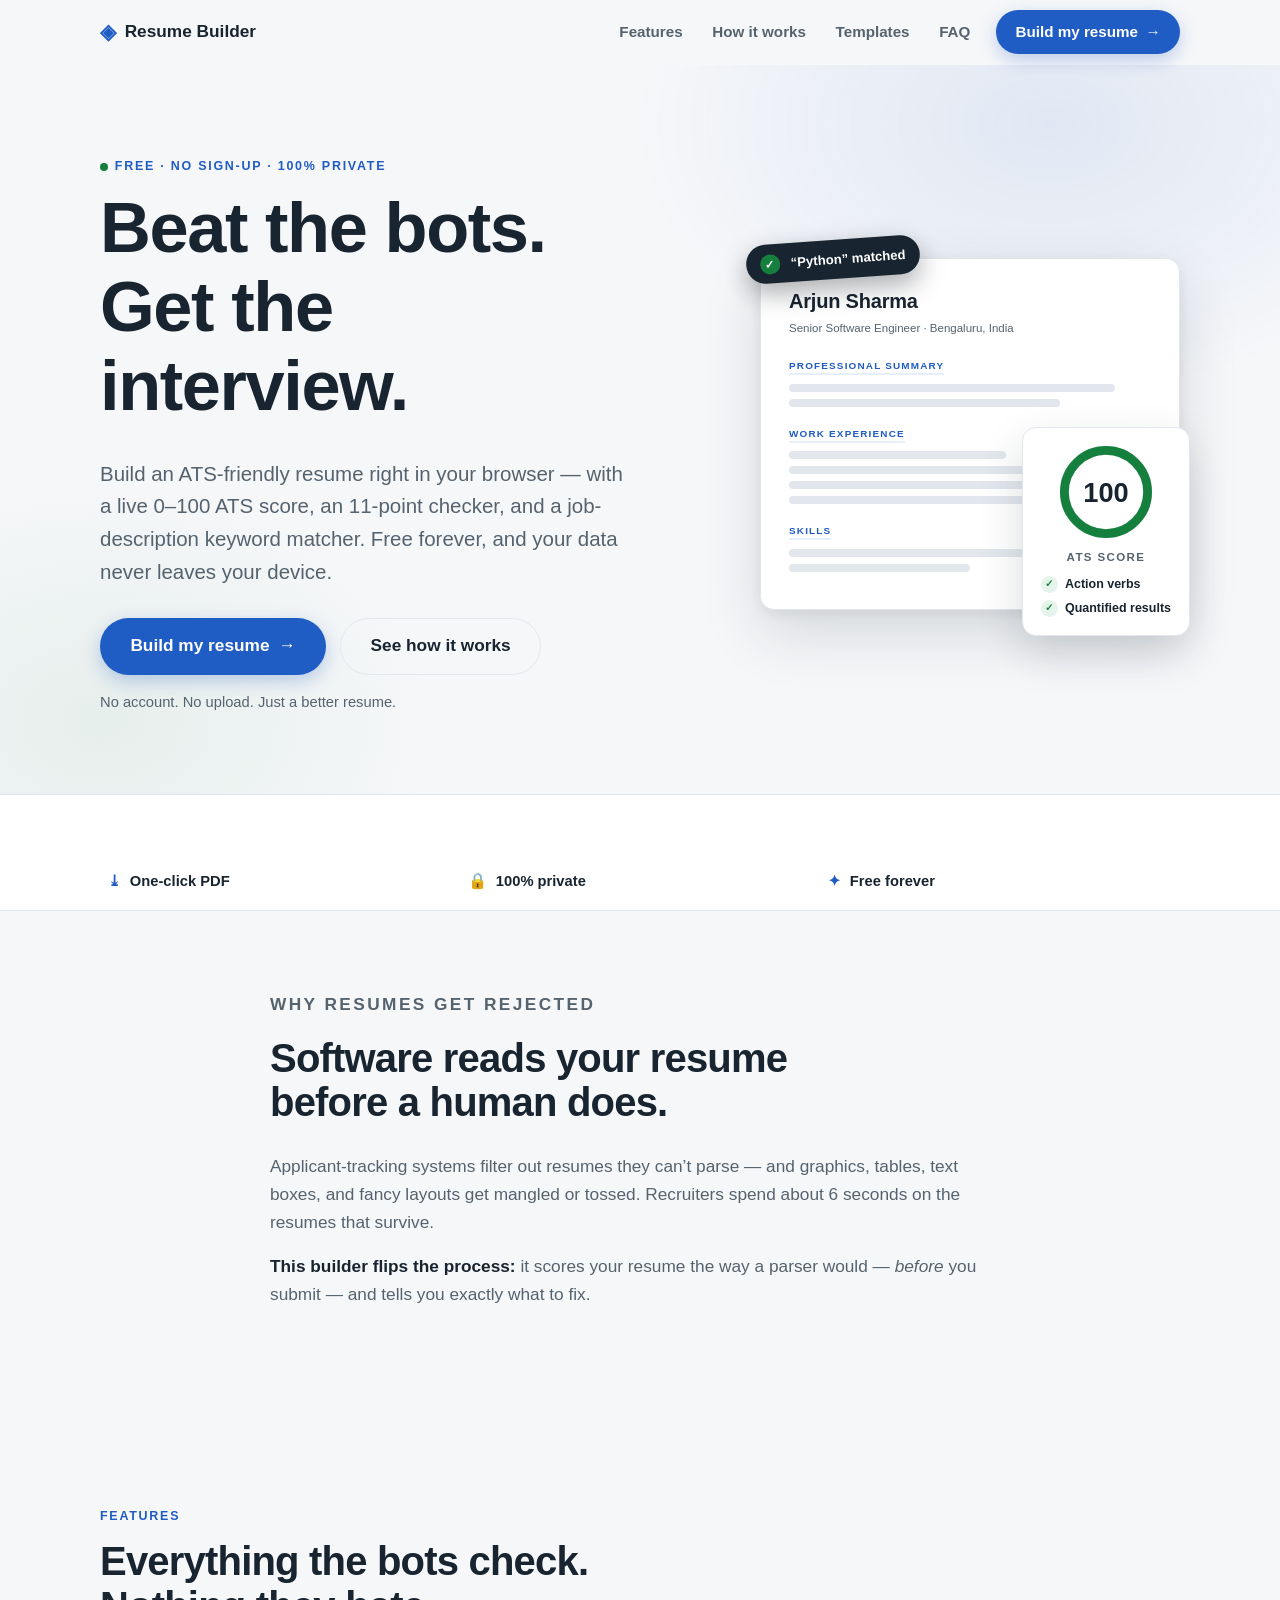
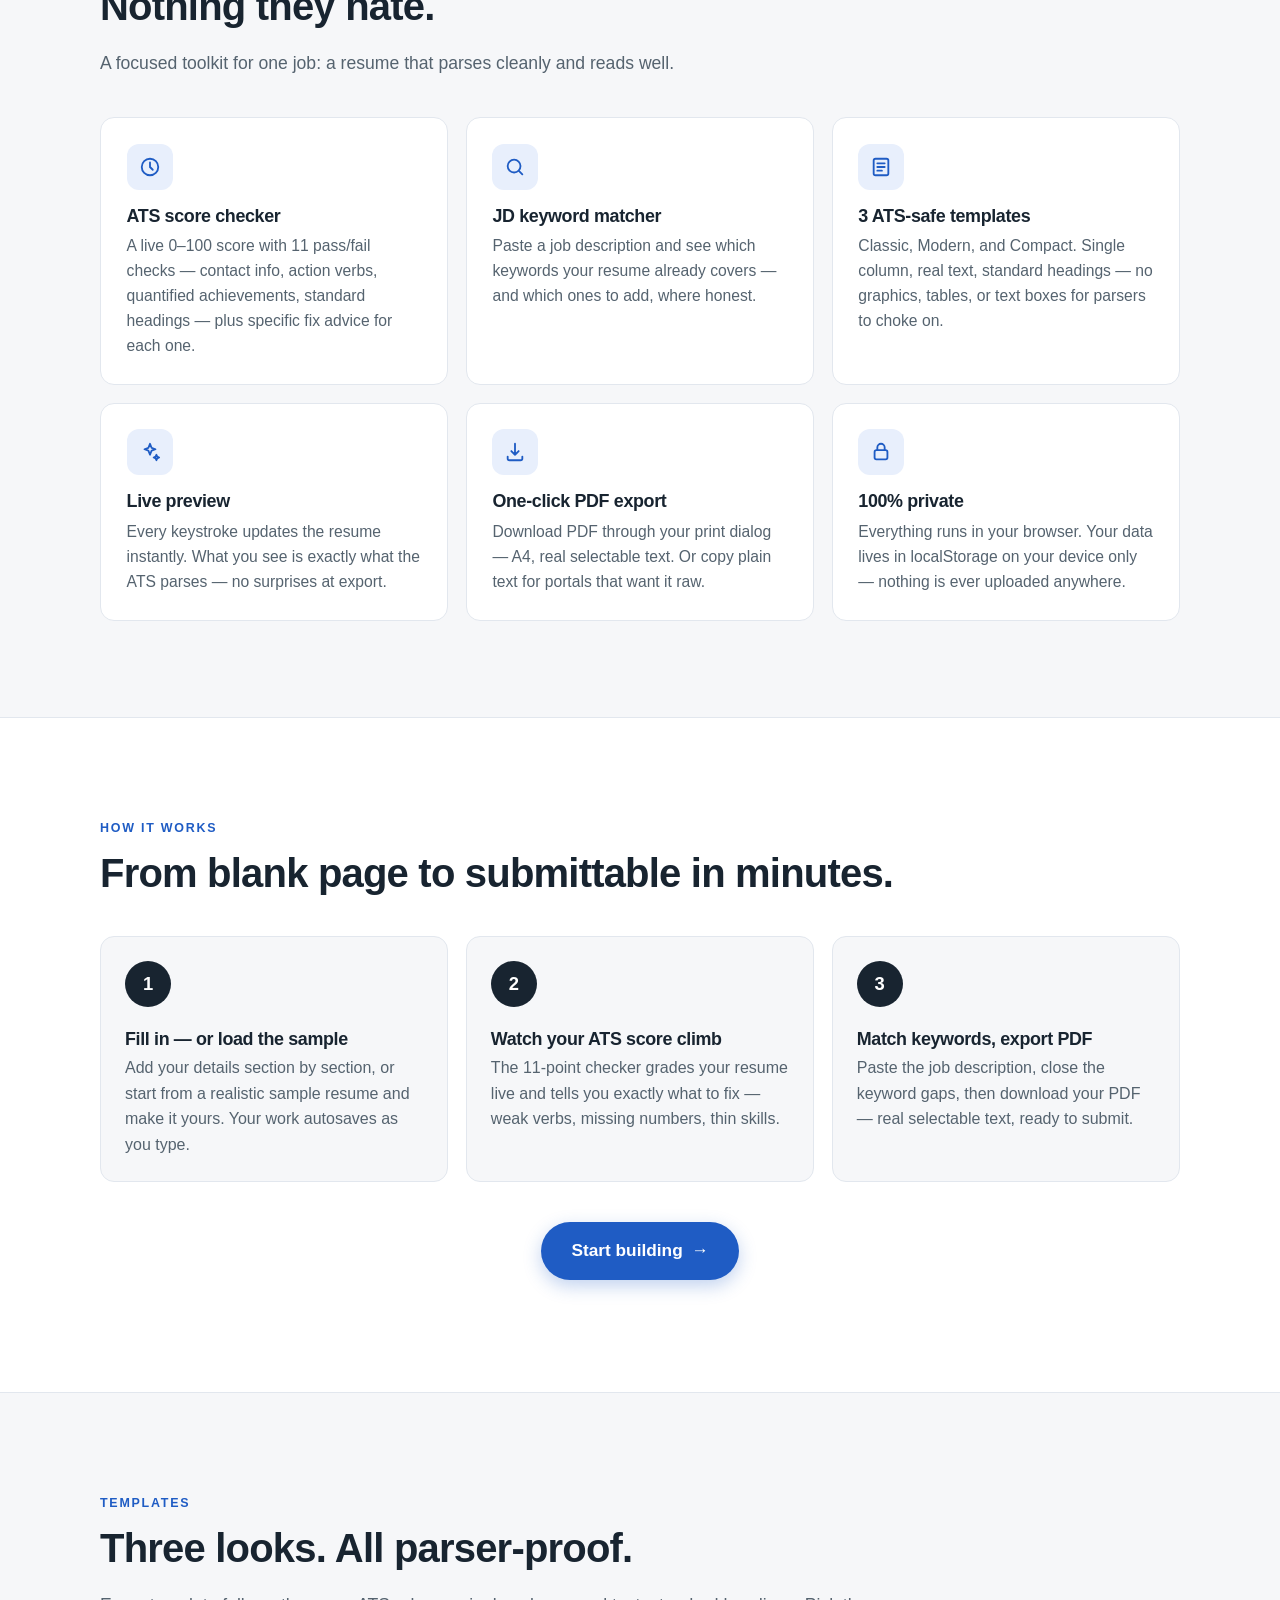
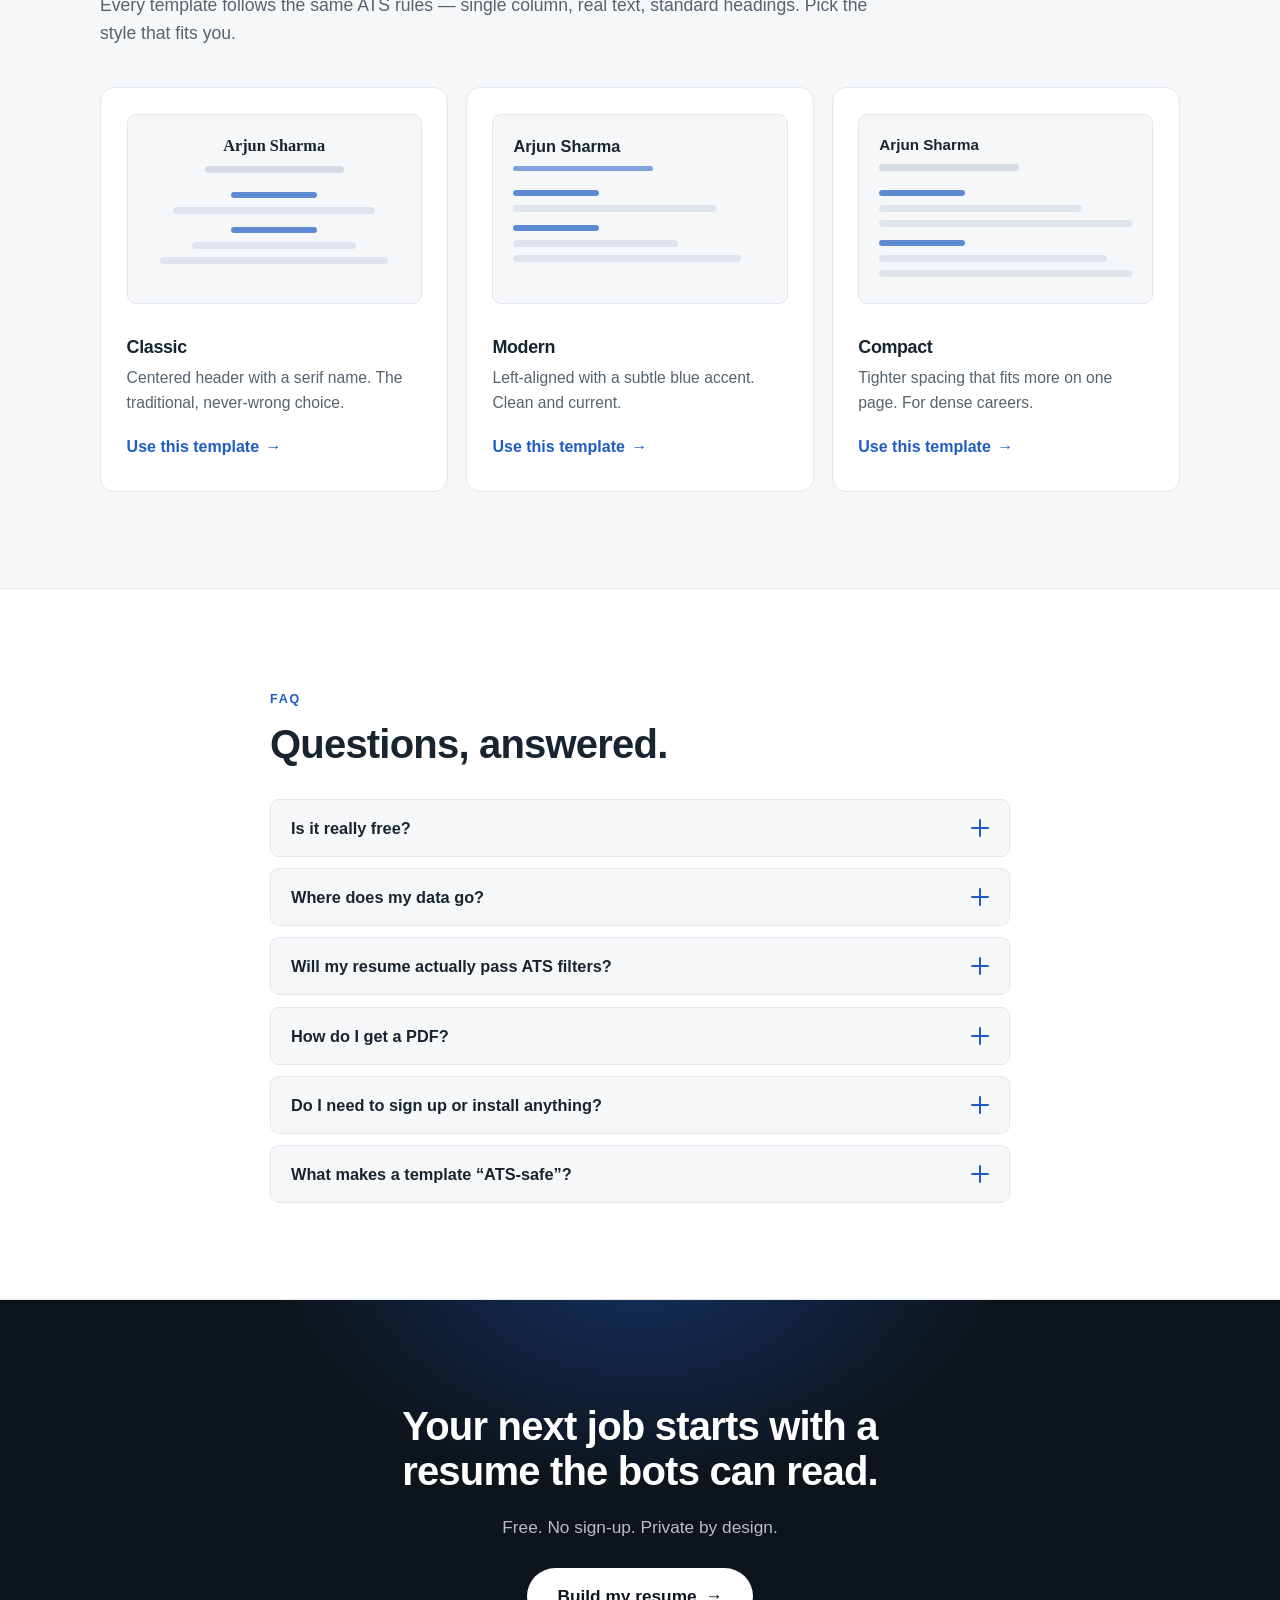
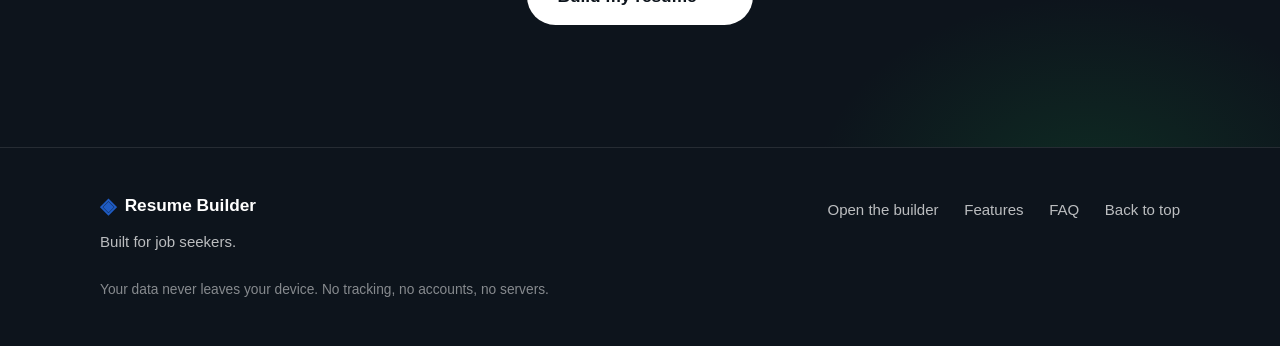
<file: index.html>
<!DOCTYPE html>
<html lang="en">
<head>
<meta charset="UTF-8">
<meta name="viewport" content="width=device-width, initial-scale=1.0, viewport-fit=cover">
<title>Resume Builder — Free ATS-Friendly Resume Builder (100% Private)</title>
<meta name="description" content="Build an ATS-friendly resume in your browser. Live 0–100 ATS score checker, job-description keyword matcher, 3 ATS-safe templates, one-click PDF. Free forever, no sign-up — your data never leaves your device.">
<meta name="theme-color" content="#f6f7f9">
<link rel="stylesheet" href="landing.css">
<noscript><style>
  .hero-anim, .reveal { opacity: 1 !important; transform: none !important; animation: none !important; }
  .mock-chip, .mock-gauge { animation: none !important; }
</style></noscript>
</head>
<body>

<a class="skip-link" href="#main">Skip to main content</a>

<!-- ============ NAV ============ -->
<header class="nav" id="top">
  <div class="nav-inner">
    <a class="brand" href="#top" translate="no"><span class="brand-mark" aria-hidden="true">◈</span><span>Resume Builder</span></a>
    <nav class="nav-links" aria-label="Primary">
      <a href="#features">Features</a>
      <a href="#how">How it works</a>
      <a href="#templates">Templates</a>
      <a href="#faq">FAQ</a>
    </nav>
    <a class="btn btn-primary nav-cta" href="builder.html">Build my resume <span aria-hidden="true">→</span></a>
  </div>
</header>

<main id="main">

  <!-- ============ HERO ============ -->
  <section class="hero" aria-labelledby="hero-h">
    <div class="hero-inner">
      <div class="hero-copy">
        <p class="eyebrow hero-anim"><span class="eyebrow-dot" aria-hidden="true"></span>Free&nbsp;·&nbsp;No sign-up&nbsp;·&nbsp;100% private</p>
        <h1 id="hero-h" class="hero-anim">Beat the bots.<br>Get the interview.</h1>
        <p class="lede hero-anim">Build an ATS-friendly resume right in your browser — with a live 0–100 ATS score, an 11-point checker, and a job-description keyword matcher. Free forever, and your data never leaves your device.</p>
        <div class="hero-ctas hero-anim">
          <a class="btn btn-primary btn-lg" href="builder.html">Build my resume <span aria-hidden="true">→</span></a>
          <a class="btn btn-ghost btn-lg" href="#how">See how it works</a>
        </div>
        <p class="hero-note hero-anim">No account. No upload. Just a better resume.</p>
      </div>

      <div class="hero-visual hero-anim" role="img" aria-label="Stylized preview of the resume builder: a resume draft beside an ATS score gauge reading 100 out of 100">
        <div class="mock">
          <div class="mock-paper" aria-hidden="true">
            <div class="mp-name">Arjun Sharma</div>
            <div class="mp-contact">Senior Software Engineer · Bengaluru, India</div>
            <div class="mp-sec"><span>Professional Summary</span></div>
            <div class="mp-line w90"></div>
            <div class="mp-line w75"></div>
            <div class="mp-sec"><span>Work Experience</span></div>
            <div class="mp-line w60"></div>
            <div class="mp-line w95"></div>
            <div class="mp-line w80"></div>
            <div class="mp-line w65"></div>
            <div class="mp-sec"><span>Skills</span></div>
            <div class="mp-line w85"></div>
            <div class="mp-line w50"></div>
          </div>
          <div class="mock-chip" aria-hidden="true"><span class="chip-tick">✓</span> “Python” matched</div>
          <div class="mock-gauge" aria-hidden="true">
            <div class="gauge-ring">
              <svg viewBox="0 0 120 120" width="96" height="96">
                <circle class="g-track" cx="60" cy="60" r="52"></circle>
                <circle class="g-fill" id="hero-gauge-fill" cx="60" cy="60" r="52"></circle>
              </svg>
              <div class="g-num"><span id="hero-score">100</span></div>
            </div>
            <p class="g-label">ATS Score</p>
            <ul class="g-checks">
              <li><span class="g-tick">✓</span>Action verbs</li>
              <li><span class="g-tick">✓</span>Quantified results</li>
            </ul>
          </div>
        </div>
      </div>
    </div>
  </section>

  <!-- ============ TRUST STRIP ============ -->
  <section class="trust" aria-label="Highlights">
    <ul class="trust-list">
      <li class="reveal"><span class="t-ico" aria-hidden="true">◈</span>3 ATS-safe templates</li>
      <li class="reveal"><span class="t-ico" aria-hidden="true">◎</span>11-point ATS checker</li>
      <li class="reveal"><span class="t-ico" aria-hidden="true">⌕</span>JD keyword matcher</li>
      <li class="reveal"><span class="t-ico" aria-hidden="true">⤓</span>One-click PDF</li>
      <li class="reveal"><span class="t-ico" aria-hidden="true">🔒</span>100% private</li>
      <li class="reveal"><span class="t-ico" aria-hidden="true">✦</span>Free forever</li>
    </ul>
  </section>

  <!-- ============ PROBLEM → SOLUTION ============ -->
  <section class="problem">
    <div class="wrap">
      <p class="eyebrow reveal">Why resumes get rejected</p>
      <h2 class="reveal">Software reads your resume before a human does.</h2>
      <p class="reveal">Applicant-tracking systems filter out resumes they can’t parse — and graphics, tables, text boxes, and fancy layouts get mangled or tossed. Recruiters spend about 6 seconds on the resumes that survive.</p>
      <p class="reveal"><strong>This builder flips the process:</strong> it scores your resume the way a parser would — <em>before</em> you submit — and tells you exactly what to fix.</p>
    </div>
  </section>

  <!-- ============ FEATURES ============ -->
  <section class="section" id="features" aria-labelledby="features-h">
    <div class="wrap">
      <p class="eyebrow reveal">Features</p>
      <h2 id="features-h" class="reveal">Everything the bots check.<br>Nothing they hate.</h2>
      <p class="section-sub reveal">A focused toolkit for one job: a resume that parses cleanly and reads well.</p>

      <div class="feat-grid">
        <article class="card reveal">
          <div class="card-ico" aria-hidden="true"><svg viewBox="0 0 24 24" width="22" height="22" fill="none" stroke="currentColor" stroke-width="2" stroke-linecap="round"><circle cx="12" cy="12" r="9"/><path d="M12 7v5l3 3"/></svg></div>
          <h3>ATS score checker</h3>
          <p>A live 0–100 score with 11 pass/fail checks — contact info, action verbs, quantified achievements, standard headings — plus specific fix advice for each one.</p>
        </article>
        <article class="card reveal">
          <div class="card-ico" aria-hidden="true"><svg viewBox="0 0 24 24" width="22" height="22" fill="none" stroke="currentColor" stroke-width="2" stroke-linecap="round"><circle cx="11" cy="11" r="7"/><path d="M20 20l-3.5-3.5"/></svg></div>
          <h3>JD keyword matcher</h3>
          <p>Paste a job description and see which keywords your resume already covers — and which ones to add, where honest.</p>
        </article>
        <article class="card reveal">
          <div class="card-ico" aria-hidden="true"><svg viewBox="0 0 24 24" width="22" height="22" fill="none" stroke="currentColor" stroke-width="2" stroke-linecap="round" stroke-linejoin="round"><rect x="4" y="3" width="16" height="18" rx="2"/><path d="M8 8h8M8 12h8M8 16h5"/></svg></div>
          <h3>3 ATS-safe templates</h3>
          <p>Classic, Modern, and Compact. Single column, real text, standard headings — no graphics, tables, or text boxes for parsers to choke on.</p>
        </article>
        <article class="card reveal">
          <div class="card-ico" aria-hidden="true"><svg viewBox="0 0 24 24" width="22" height="22" fill="none" stroke="currentColor" stroke-width="2" stroke-linecap="round" stroke-linejoin="round"><path d="M12 3l1.8 4.6L18 9l-4.2 1.4L12 15l-1.8-4.6L6 9l4.2-1.4z"/><path d="M19 15l.9 2.1L22 18l-2.1.9L19 21l-.9-2.1L16 18l2.1-.9z"/></svg></div>
          <h3>Live preview</h3>
          <p>Every keystroke updates the resume instantly. What you see is exactly what the ATS parses — no surprises at export.</p>
        </article>
        <article class="card reveal">
          <div class="card-ico" aria-hidden="true"><svg viewBox="0 0 24 24" width="22" height="22" fill="none" stroke="currentColor" stroke-width="2" stroke-linecap="round" stroke-linejoin="round"><path d="M12 3v12m0 0l-4-4m4 4l4-4"/><path d="M4 17v2a2 2 0 002 2h12a2 2 0 002-2v-2"/></svg></div>
          <h3>One-click PDF export</h3>
          <p>Download PDF through your print dialog — A4, real selectable text. Or copy plain text for portals that want it raw.</p>
        </article>
        <article class="card reveal">
          <div class="card-ico" aria-hidden="true"><svg viewBox="0 0 24 24" width="22" height="22" fill="none" stroke="currentColor" stroke-width="2" stroke-linecap="round" stroke-linejoin="round"><rect x="5" y="10" width="14" height="10" rx="2"/><path d="M8 10V7a4 4 0 018 0v3"/></svg></div>
          <h3>100% private</h3>
          <p>Everything runs in your browser. Your data lives in localStorage on your device only — nothing is ever uploaded anywhere.</p>
        </article>
      </div>
    </div>
  </section>

  <!-- ============ HOW IT WORKS ============ -->
  <section class="section section-alt" id="how" aria-labelledby="how-h">
    <div class="wrap">
      <p class="eyebrow reveal">How it works</p>
      <h2 id="how-h" class="reveal">From blank page to submittable in minutes.</h2>

      <ol class="steps">
        <li class="step reveal">
          <span class="step-num" aria-hidden="true">1</span>
          <div>
            <h3>Fill in — or load the sample</h3>
            <p>Add your details section by section, or start from a realistic sample resume and make it yours. Your work autosaves as you type.</p>
          </div>
        </li>
        <li class="step reveal">
          <span class="step-num" aria-hidden="true">2</span>
          <div>
            <h3>Watch your ATS score climb</h3>
            <p>The 11-point checker grades your resume live and tells you exactly what to fix — weak verbs, missing numbers, thin skills.</p>
          </div>
        </li>
        <li class="step reveal">
          <span class="step-num" aria-hidden="true">3</span>
          <div>
            <h3>Match keywords, export PDF</h3>
            <p>Paste the job description, close the keyword gaps, then download your PDF — real selectable text, ready to submit.</p>
          </div>
        </li>
      </ol>

      <p class="center reveal"><a class="btn btn-primary btn-lg" href="builder.html">Start building <span aria-hidden="true">→</span></a></p>
    </div>
  </section>

  <!-- ============ TEMPLATES ============ -->
  <section class="section" id="templates" aria-labelledby="templates-h">
    <div class="wrap">
      <p class="eyebrow reveal">Templates</p>
      <h2 id="templates-h" class="reveal">Three looks. All parser-proof.</h2>
      <p class="section-sub reveal">Every template follows the same ATS rules — single column, real text, standard headings. Pick the style that fits you.</p>

      <div class="tpl-grid">
        <article class="card tpl reveal">
          <div class="tpl-thumb tpl-classic" aria-hidden="true">
            <span class="tt-name serif">Arjun Sharma</span>
            <span class="tt-sub"></span>
            <span class="tt-h"></span><span class="tt-l w80"></span>
            <span class="tt-h"></span><span class="tt-l w65"></span><span class="tt-l w90"></span>
          </div>
          <h3>Classic</h3>
          <p>Centered header with a serif name. The traditional, never-wrong choice.</p>
          <a class="tpl-link" href="builder.html">Use this template <span aria-hidden="true">→</span></a>
        </article>
        <article class="card tpl reveal">
          <div class="tpl-thumb tpl-modern" aria-hidden="true">
            <span class="tt-name">Arjun Sharma</span>
            <span class="tt-sub accent"></span>
            <span class="tt-h"></span><span class="tt-l w80"></span>
            <span class="tt-h"></span><span class="tt-l w65"></span><span class="tt-l w90"></span>
          </div>
          <h3>Modern</h3>
          <p>Left-aligned with a subtle blue accent. Clean and current.</p>
          <a class="tpl-link" href="builder.html">Use this template <span aria-hidden="true">→</span></a>
        </article>
        <article class="card tpl reveal">
          <div class="tpl-thumb tpl-compact" aria-hidden="true">
            <span class="tt-name sm">Arjun Sharma</span>
            <span class="tt-sub"></span>
            <span class="tt-h"></span><span class="tt-l w80"></span><span class="tt-l w70"></span>
            <span class="tt-h"></span><span class="tt-l w90"></span><span class="tt-l w55"></span>
          </div>
          <h3>Compact</h3>
          <p>Tighter spacing that fits more on one page. For dense careers.</p>
          <a class="tpl-link" href="builder.html">Use this template <span aria-hidden="true">→</span></a>
        </article>
      </div>
    </div>
  </section>

  <!-- ============ FAQ ============ -->
  <section class="section section-alt" id="faq" aria-labelledby="faq-h">
    <div class="wrap wrap-narrow">
      <p class="eyebrow reveal">FAQ</p>
      <h2 id="faq-h" class="reveal">Questions, answered.</h2>

      <div class="faq">
        <div class="faq-item reveal">
          <h3><button class="faq-q" aria-expanded="false" aria-controls="faq-a1" id="faq-q1"><span>Is it really free?</span><span class="faq-icon" aria-hidden="true"></span></button></h3>
          <div class="faq-a" id="faq-a1" role="region" aria-labelledby="faq-q1"><div class="faq-a-inner"><p>Yes — free forever. No sign-up, no paywall, no “pro” tier. It’s a small set of static files that runs entirely in your browser.</p></div></div>
        </div>
        <div class="faq-item reveal">
          <h3><button class="faq-q" aria-expanded="false" aria-controls="faq-a2" id="faq-q2"><span>Where does my data go?</span><span class="faq-icon" aria-hidden="true"></span></button></h3>
          <div class="faq-a" id="faq-a2" role="region" aria-labelledby="faq-q2"><div class="faq-a-inner"><p>Nowhere. Everything is stored in your browser’s localStorage on your own device. Nothing is uploaded to any server — there isn’t one.</p></div></div>
        </div>
        <div class="faq-item reveal">
          <h3><button class="faq-q" aria-expanded="false" aria-controls="faq-a3" id="faq-q3"><span>Will my resume actually pass ATS filters?</span><span class="faq-icon" aria-hidden="true"></span></button></h3>
          <div class="faq-a" id="faq-a3" role="region" aria-labelledby="faq-q3"><div class="faq-a-inner"><p>The builder follows the rules parsers expect: single-column layout, real selectable text, standard headings (Professional Summary, Work Experience, Education…), consistent MM/YYYY dates, no graphics or tables. The 11-point checker scores your content against these rules live. No tool can guarantee a specific employer’s system — but this removes the common formatting reasons resumes get rejected.</p></div></div>
        </div>
        <div class="faq-item reveal">
          <h3><button class="faq-q" aria-expanded="false" aria-controls="faq-a4" id="faq-q4"><span>How do I get a PDF?</span><span class="faq-icon" aria-hidden="true"></span></button></h3>
          <div class="faq-a" id="faq-a4" role="region" aria-labelledby="faq-q4"><div class="faq-a-inner"><p>Click <strong>Download PDF</strong> — your print dialog opens — choose “Save as PDF”, A4, default margins. The PDF is generated from the same live text, so it’s real selectable text: exactly what ATS parsers read.</p></div></div>
        </div>
        <div class="faq-item reveal">
          <h3><button class="faq-q" aria-expanded="false" aria-controls="faq-a5" id="faq-q5"><span>Do I need to sign up or install anything?</span><span class="faq-icon" aria-hidden="true"></span></button></h3>
          <div class="faq-a" id="faq-a5" role="region" aria-labelledby="faq-q5"><div class="faq-a-inner"><p>No. Open the builder in any browser — it even works double-clicked from your computer with no server. Your work autosaves in the browser as you type.</p></div></div>
        </div>
        <div class="faq-item reveal">
          <h3><button class="faq-q" aria-expanded="false" aria-controls="faq-a6" id="faq-q6"><span>What makes a template “ATS-safe”?</span><span class="faq-icon" aria-hidden="true"></span></button></h3>
          <div class="faq-a" id="faq-a6" role="region" aria-labelledby="faq-q6"><div class="faq-a-inner"><p>Single column, real text (no images, icons, tables, text boxes, or progress bars), standard section headings exactly as parsers expect, standard fonts, and consistent dates. All three templates follow these rules — the difference between them is style, not safety.</p></div></div>
        </div>
      </div>
    </div>
  </section>

  <!-- ============ FINAL CTA ============ -->
  <section class="cta-band" aria-labelledby="cta-h">
    <div class="wrap">
      <h2 id="cta-h" class="reveal">Your next job starts with a resume the bots can read.</h2>
      <p class="reveal">Free. No sign-up. Private by design.</p>
      <p class="reveal"><a class="btn btn-light btn-lg" href="builder.html">Build my resume <span aria-hidden="true">→</span></a></p>
    </div>
  </section>

</main>

<!-- ============ FOOTER ============ -->
<footer class="footer">
  <div class="wrap footer-inner">
    <div class="footer-brand">
      <a class="brand" href="#top" translate="no"><span class="brand-mark" aria-hidden="true">◈</span><span>Resume Builder</span></a>
      <p>Built for job seekers.</p>
    </div>
    <nav class="footer-links" aria-label="Footer">
      <a href="builder.html">Open the builder</a>
      <a href="#features">Features</a>
      <a href="#faq">FAQ</a>
      <a href="#top">Back to top</a>
    </nav>
    <p class="footer-note">Your data never leaves your device. No tracking, no accounts, no servers.</p>
  </div>
</footer>

<script src="landing.js"></script>
</body>
</html>
</file>
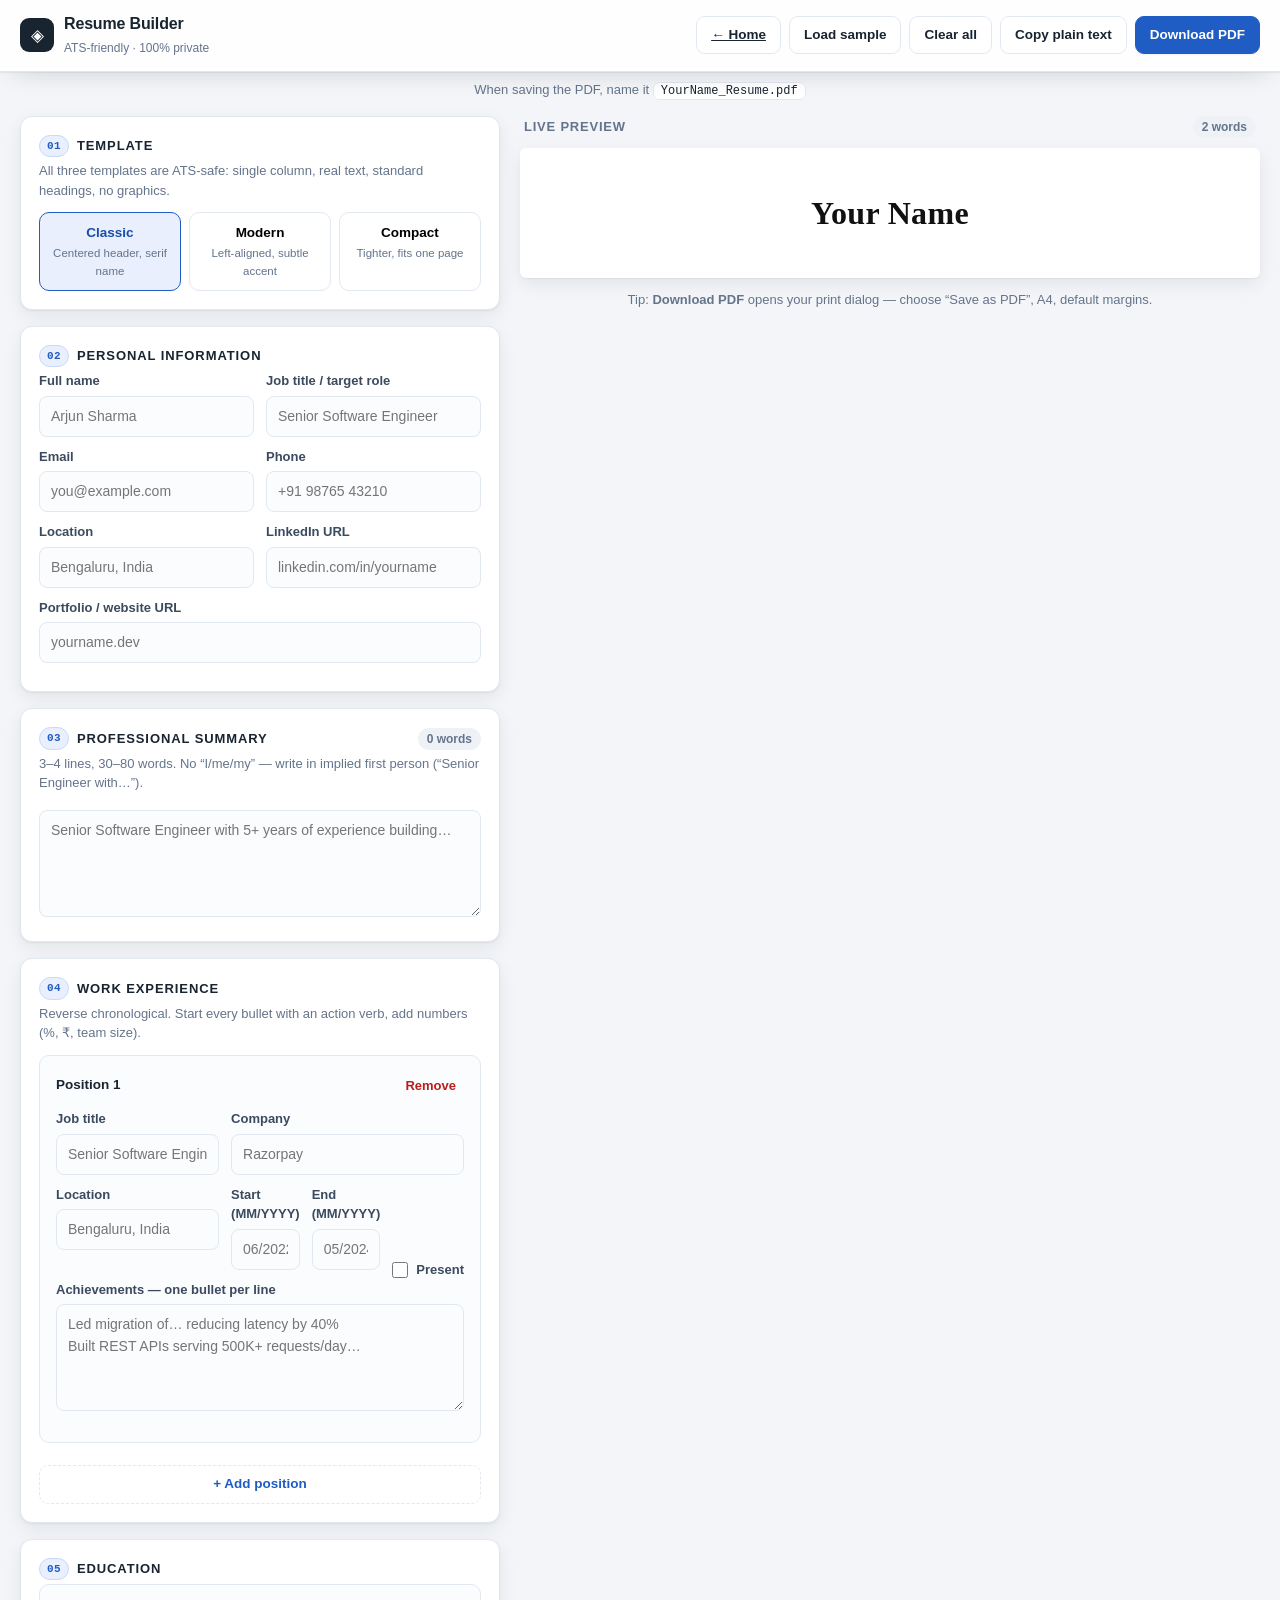
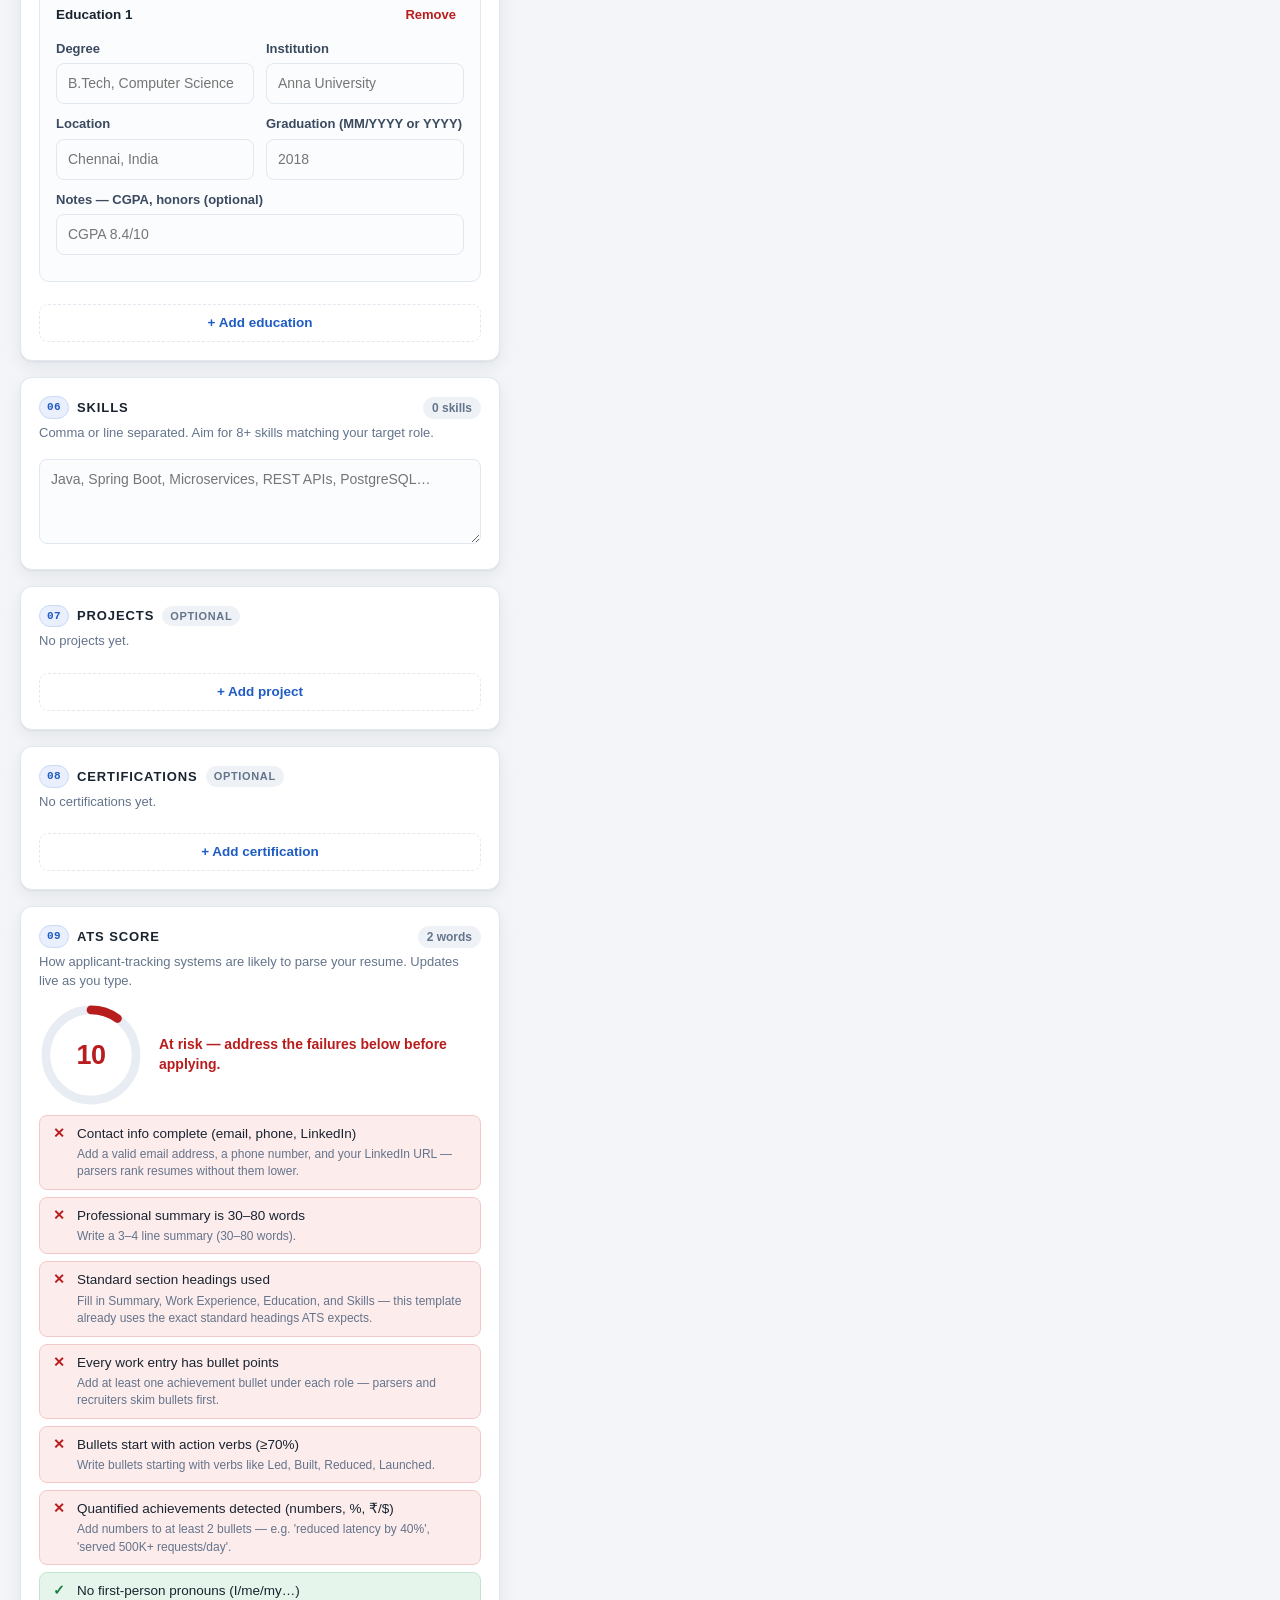
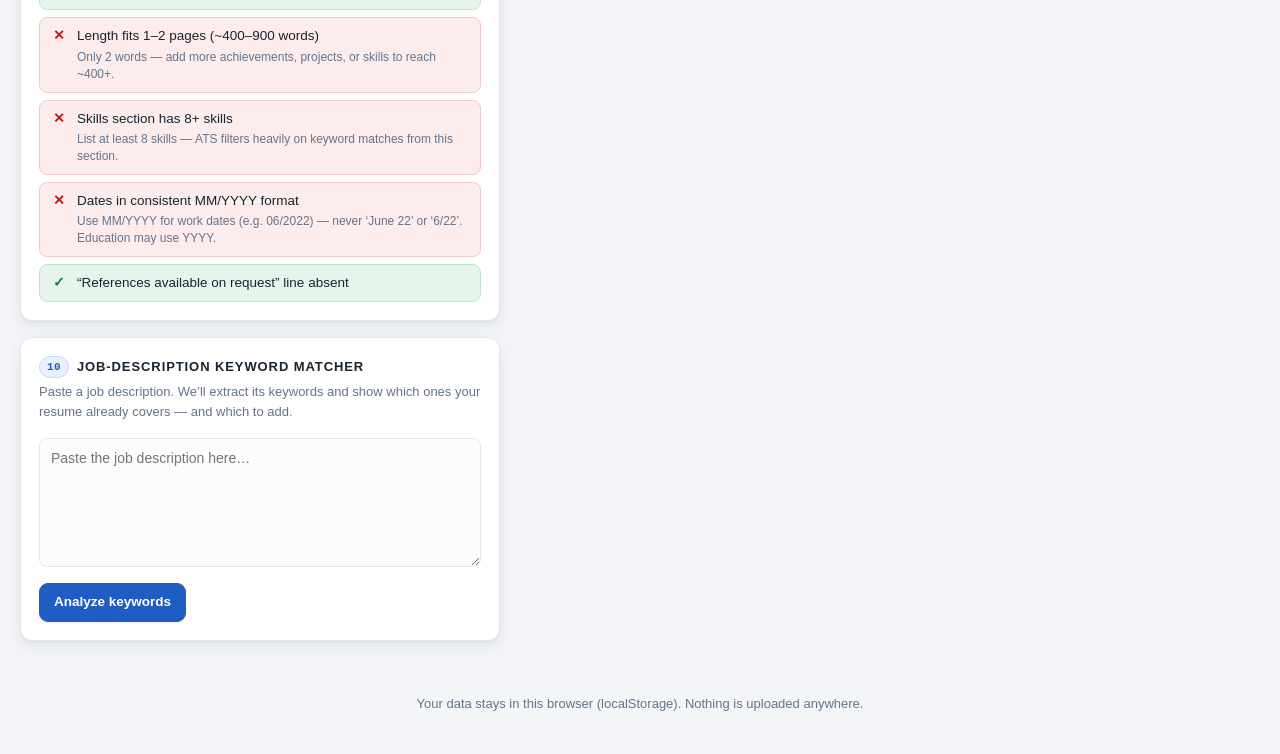
<file: builder.html>
<!DOCTYPE html>
<html lang="en">
<head>
<meta charset="UTF-8">
<meta name="viewport" content="width=device-width, initial-scale=1.0, viewport-fit=cover">
<title>Resume Builder — ATS-Friendly</title>
<meta name="description" content="Build a professional, ATS-compliant resume in your browser. Live preview, ATS score checker, keyword matcher, PDF export. 100% private — your data never leaves your device.">
<meta name="theme-color" content="#f3f5f8">
<link rel="stylesheet" href="styles.css">
</head>
<body>

<a class="skip-link no-print" href="#main">Skip to main content</a>

<header class="app-header no-print">
  <div class="brand">
    <span class="brand-mark" aria-hidden="true">◈</span>
    <div>
      <strong>Resume Builder</strong>
      <small>ATS-friendly &middot; 100% private</small>
    </div>
  </div>
  <div class="header-actions">
    <a class="btn" href="index.html" aria-label="Back to home page">← Home</a>
    <button class="btn" id="btn-sample" type="button">Load sample</button>
    <button class="btn" id="btn-clear" type="button">Clear all</button>
    <button class="btn" id="btn-copy" type="button">Copy plain text</button>
    <button class="btn primary" id="btn-print" type="button">Download PDF</button>
  </div>
</header>

<div class="filename-hint no-print" id="filename-hint" role="status"></div>

<main class="layout" id="main">
  <h1 class="visually-hidden">Resume Builder — create an ATS-friendly resume</h1>

  <!-- ============ EDITOR ============ -->
  <section class="editor no-print" id="editor" aria-label="Resume editor">

    <div class="card">
      <h2>Template</h2>
      <p class="hint">All three templates are ATS-safe: single column, real text, standard headings, no graphics.</p>
      <div class="template-switch" id="template-switch" role="group" aria-label="Choose a template">
        <button type="button" data-template="classic" aria-pressed="true"><strong>Classic</strong><span>Centered header, serif name</span></button>
        <button type="button" data-template="modern" aria-pressed="false"><strong>Modern</strong><span>Left-aligned, subtle accent</span></button>
        <button type="button" data-template="compact" aria-pressed="false"><strong>Compact</strong><span>Tighter, fits one page</span></button>
      </div>
    </div>

    <div class="card">
      <h2>Personal Information</h2>
      <div class="grid2">
        <label>Full name <input id="p-name" name="full-name" data-personal="name" type="text" placeholder="Arjun Sharma" autocomplete="name"></label>
        <label>Job title / target role <input id="p-title" name="job-title" data-personal="title" type="text" placeholder="Senior Software Engineer" autocomplete="organization-title"></label>
        <label>Email <input id="p-email" name="email" data-personal="email" type="email" placeholder="you@example.com" autocomplete="email" spellcheck="false"></label>
        <label>Phone <input id="p-phone" name="phone" data-personal="phone" type="tel" inputmode="tel" placeholder="+91 98765 43210" autocomplete="tel" spellcheck="false"></label>
        <label>Location <input id="p-location" name="location" data-personal="location" type="text" placeholder="Bengaluru, India" autocomplete="off"></label>
        <label>LinkedIn URL <input id="p-linkedin" name="linkedin" data-personal="linkedin" type="url" placeholder="linkedin.com/in/yourname" autocomplete="off" spellcheck="false"></label>
        <label class="span2">Portfolio / website URL <input id="p-website" name="website" data-personal="website" type="url" placeholder="yourname.dev" autocomplete="off" spellcheck="false"></label>
      </div>
    </div>

    <div class="card">
      <h2>Professional Summary <span class="count" id="summary-count">0 words</span></h2>
      <p class="hint">3–4 lines, 30–80 words. No &ldquo;I/me/my&rdquo; — write in implied first person (&ldquo;Senior Engineer with…&rdquo;).</p>
      <textarea id="summary" name="summary" rows="4" autocomplete="off" placeholder="Senior Software Engineer with 5+ years of experience building…"></textarea>
    </div>

    <div class="card">
      <h2>Work Experience</h2>
      <p class="hint">Reverse chronological. Start every bullet with an action verb, add numbers (%, ₹, team size).</p>
      <div id="exp-list"></div>
      <button class="btn dashed" id="btn-add-exp" type="button">+ Add position</button>
    </div>

    <div class="card">
      <h2>Education</h2>
      <div id="edu-list"></div>
      <button class="btn dashed" id="btn-add-edu" type="button">+ Add education</button>
    </div>

    <div class="card">
      <h2>Skills <span class="count" id="skills-count">0 skills</span></h2>
      <p class="hint">Comma or line separated. Aim for 8+ skills matching your target role.</p>
      <textarea id="skills" name="skills" rows="3" autocomplete="off" placeholder="Java, Spring Boot, Microservices, REST APIs, PostgreSQL…"></textarea>
    </div>

    <div class="card">
      <h2>Projects <span class="tag">optional</span></h2>
      <div id="proj-list"></div>
      <button class="btn dashed" id="btn-add-proj" type="button">+ Add project</button>
    </div>

    <div class="card">
      <h2>Certifications <span class="tag">optional</span></h2>
      <div id="cert-list"></div>
      <button class="btn dashed" id="btn-add-cert" type="button">+ Add certification</button>
    </div>

    <div class="card" id="ats-card">
      <h2>ATS Score <span class="count" id="ats-words">0 words</span></h2>
      <p class="hint">How applicant-tracking systems are likely to parse your resume. Updates live as you type.</p>
      <div class="ats-score-row">
        <div class="ats-gauge">
          <svg viewBox="0 0 120 120" width="104" height="104" aria-hidden="true" focusable="false">
            <circle class="gauge-track" cx="60" cy="60" r="52"></circle>
            <circle class="gauge-fill" id="ats-fill" cx="60" cy="60" r="52"></circle>
          </svg>
          <div class="ats-number" id="ats-number">0</div>
        </div>
        <div class="ats-meta">
          <div class="ats-verdict" id="ats-verdict"></div>
        </div>
      </div>
      <ul class="ats-checks" id="ats-checks"></ul>
    </div>

    <div class="card">
      <h2>Job-Description Keyword Matcher</h2>
      <p class="hint">Paste a job description. We&rsquo;ll extract its keywords and show which ones your resume already covers — and which to add.</p>
      <textarea id="jd-input" name="job-description" rows="5" autocomplete="off" placeholder="Paste the job description here…"></textarea>
      <button class="btn primary" id="btn-jd" type="button">Analyze keywords</button>
      <div id="jd-results" class="jd-results" aria-live="polite" hidden>
        <div class="jd-score" id="jd-score"></div>
        <h3>Matched keywords</h3>
        <div class="chips chips-ok" id="jd-matched"></div>
        <h3>Missing keywords <small>— consider adding where honest</small></h3>
        <div class="chips chips-miss" id="jd-missing"></div>
      </div>
    </div>

  </section>

  <!-- ============ PREVIEW ============ -->
  <section class="preview-wrap" aria-label="Resume preview">
    <div class="preview-bar no-print">
      <span>Live preview</span>
      <span class="count" id="preview-words">0 words</span>
    </div>
    <div id="resume" class="resume template-classic" aria-label="Resume document"></div>
    <p class="print-note no-print">Tip: <strong>Download PDF</strong> opens your print dialog — choose &ldquo;Save as PDF&rdquo;, A4, default margins.</p>
  </section>

</main>

<footer class="app-footer no-print">
  <p>Your data stays in this browser (localStorage). Nothing is uploaded anywhere.</p>
</footer>

<div class="visually-hidden" id="live-region" aria-live="polite"></div>

<script src="app.js"></script>
</body>
</html>
</file>
<file: landing.css>
/* ============ Resume Builder — landing page ============
   Visual system: ink/paper editorial, blue + green accents.
   Motion tokens: compositor-friendly (transform/opacity) only.
   ======================================================= */

:root {
  /* color */
  --ink: #182430;
  --ink-deep: #0d141c;
  --paper: #f6f7f9;
  --card: #ffffff;
  --blue: #1f5cc4;
  --blue-dark: #174a9e;
  --blue-soft: #e8effc;
  --green: #15803d;
  --green-soft: #e5f4ea;
  --muted: #55636f;
  --line: #e2e7ee;
  --amber: #b45309;

  /* type */
  --font: -apple-system, BlinkMacSystemFont, "Segoe UI", Inter, Roboto, "Helvetica Neue", Arial, sans-serif;
  --serif: Georgia, "Times New Roman", serif;

  /* shape */
  --radius: 14px;
  --radius-sm: 9px;
  --nav-h: 64px;

  /* motion */
  --dur-1: 160ms;
  --dur-2: 260ms;
  --dur-3: 560ms;
  --ease-out: cubic-bezier(0.22, 0.61, 0.21, 1);
  --ease-snap: cubic-bezier(0.3, 1.2, 0.4, 1);

  /* layout */
  --wrap: 1120px;
  --wrap-narrow: 780px;
}

*, *::before, *::after { box-sizing: border-box; }

html {
  scroll-behavior: smooth;
  -webkit-text-size-adjust: 100%;
}

body {
  margin: 0;
  font-family: var(--font);
  color: var(--ink);
  background: var(--paper);
  line-height: 1.6;
  -webkit-font-smoothing: antialiased;
  overflow-x: hidden;
}

h1, h2, h3 {
  line-height: 1.12;
  letter-spacing: -0.02em;
  text-wrap: balance;
  margin: 0 0 0.5em;
}

h1 { font-size: clamp(2.6rem, 6vw + 1rem, 4.4rem); font-weight: 800; }
h2 { font-size: clamp(1.7rem, 3.4vw + 0.6rem, 2.5rem); font-weight: 750; }
h3 { font-size: 1.12rem; font-weight: 700; }

p { margin: 0 0 1em; }
a { color: var(--blue); }
img, svg { display: block; }

::selection { background: var(--blue-soft); }

/* focus */
:focus-visible {
  outline: 3px solid var(--blue);
  outline-offset: 2px;
  border-radius: 4px;
}

/* skip link */
.skip-link {
  position: absolute;
  left: 12px;
  top: -60px;
  z-index: 200;
  background: var(--ink);
  color: #fff;
  padding: 10px 16px;
  border-radius: 8px;
  text-decoration: none;
  font-weight: 600;
  transition: top var(--dur-2) var(--ease-out);
}
.skip-link:focus-visible { top: 12px; color: #fff; }

/* ============ buttons ============ */
.btn {
  display: inline-flex;
  align-items: center;
  justify-content: center;
  gap: 0.5em;
  min-height: 44px;
  padding: 0.65em 1.35em;
  border-radius: 999px;
  font-weight: 700;
  font-size: 1rem;
  text-decoration: none;
  border: 1px solid transparent;
  cursor: pointer;
  touch-action: manipulation;
  -webkit-tap-highlight-color: rgba(31, 92, 196, 0.2);
  transition: background-color var(--dur-2) var(--ease-out),
              color var(--dur-2) var(--ease-out),
              border-color var(--dur-2) var(--ease-out),
              transform var(--dur-2) var(--ease-out),
              box-shadow var(--dur-2) var(--ease-out);
}
.btn-primary { background: var(--blue); color: #fff; box-shadow: 0 6px 18px rgba(31, 92, 196, 0.28); }
.btn-primary:hover { background: var(--blue-dark); transform: translateY(-2px); box-shadow: 0 10px 24px rgba(31, 92, 196, 0.34); }
.btn-primary:active { transform: translateY(0); }
.btn-ghost { background: transparent; color: var(--ink); border-color: var(--line); }
.btn-ghost:hover { border-color: var(--ink); transform: translateY(-2px); }
.btn-light { background: #fff; color: var(--ink-deep); }
.btn-light:hover { transform: translateY(-2px); box-shadow: 0 12px 28px rgba(0, 0, 0, 0.3); }
.btn-lg { font-size: 1.08rem; padding: 0.8em 1.7em; }

/* ============ layout ============ */
.wrap { max-width: var(--wrap); margin: 0 auto; padding: 0 20px; }
.wrap-narrow { max-width: var(--wrap-narrow); }
.section { padding: clamp(3.5rem, 8vw, 6rem) 0; scroll-margin-top: var(--nav-h); }
.section-alt { background: var(--card); border-top: 1px solid var(--line); border-bottom: 1px solid var(--line); }
.center { text-align: center; margin-top: 2.5rem; }

.eyebrow {
  display: inline-flex;
  align-items: center;
  gap: 0.55em;
  font-size: 0.78rem;
  font-weight: 700;
  letter-spacing: 0.14em;
  text-transform: uppercase;
  color: var(--blue);
  margin: 0 0 1em;
}
.eyebrow-dot { width: 8px; height: 8px; border-radius: 50%; background: var(--green); flex: none; }

.section-sub { color: var(--muted); font-size: 1.1rem; max-width: 44em; margin-bottom: 2.5rem; }

/* ============ nav ============ */
.nav {
  position: sticky;
  top: 0;
  z-index: 100;
  background: rgba(246, 247, 249, 0.86);
  -webkit-backdrop-filter: blur(12px);
  backdrop-filter: blur(12px);
  border-bottom: 1px solid transparent;
  padding-top: env(safe-area-inset-top);
  transition: border-color var(--dur-2) var(--ease-out), box-shadow var(--dur-2) var(--ease-out);
}
.nav.scrolled { border-bottom-color: var(--line); box-shadow: 0 4px 20px rgba(24, 36, 48, 0.06); }
.nav-inner {
  max-width: var(--wrap);
  margin: 0 auto;
  padding: 0 20px;
  height: var(--nav-h);
  display: flex;
  align-items: center;
  gap: 1.5rem;
}
.brand {
  display: inline-flex;
  align-items: center;
  gap: 0.5em;
  font-weight: 800;
  font-size: 1.08rem;
  color: var(--ink);
  text-decoration: none;
  margin-right: auto;
}
.brand-mark { color: var(--blue); font-size: 1.2em; line-height: 1; }
.nav-links { display: none; align-items: center; gap: 1.6rem; }
.nav-links a {
  color: var(--muted);
  text-decoration: none;
  font-weight: 600;
  font-size: 0.95rem;
  padding: 8px 2px;
  transition: color var(--dur-1) var(--ease-out);
}
.nav-links a:hover { color: var(--ink); }
.nav-cta { min-height: 42px; padding: 0.55em 1.2em; font-size: 0.95rem; white-space: nowrap; }

/* ============ hero ============ */
.hero {
  position: relative;
  overflow: hidden;
  padding: clamp(3rem, 7vw, 5.5rem) 0 clamp(3.5rem, 7vw, 5rem);
}
.hero::before {
  content: "";
  position: absolute;
  inset: 0;
  background:
    radial-gradient(640px 420px at 82% 8%, rgba(31, 92, 196, 0.1), transparent 65%),
    radial-gradient(520px 380px at 8% 90%, rgba(21, 128, 61, 0.07), transparent 65%);
  pointer-events: none;
}
.hero-inner {
  position: relative;
  max-width: var(--wrap);
  margin: 0 auto;
  padding: 0 20px;
  display: grid;
  gap: 3rem;
  align-items: center;
}
.hero-inner > * { min-width: 0; }
.hero h1 { margin-bottom: 0.45em; }
.lede { font-size: clamp(1.05rem, 1.6vw + 0.7rem, 1.28rem); color: var(--muted); max-width: 34em; }
.hero-ctas { display: flex; flex-wrap: wrap; gap: 0.9rem; margin: 1.8rem 0 1rem; }
.hero-note { font-size: 0.92rem; color: var(--muted); margin: 0; }

/* hero entrance */
.hero-anim { opacity: 0; transform: translateY(26px); animation: heroIn var(--dur-3) var(--ease-out) forwards; }
.hero-anim:nth-child(1) { animation-delay: 60ms; }
.hero-anim:nth-child(2) { animation-delay: 160ms; }
.hero-anim:nth-child(3) { animation-delay: 260ms; }
.hero-anim:nth-child(4) { animation-delay: 360ms; }
.hero-anim:nth-child(5) { animation-delay: 460ms; }
.hero-visual.hero-anim { animation-delay: 300ms; }
@keyframes heroIn {
  to { opacity: 1; transform: translateY(0); }
}

/* hero mock */
.hero-visual { display: flex; justify-content: center; }
.mock { position: relative; width: min(420px, 100%); }
.mock-paper {
  background: var(--card);
  border: 1px solid var(--line);
  border-radius: var(--radius);
  box-shadow: 0 24px 60px rgba(24, 36, 48, 0.14), 0 4px 14px rgba(24, 36, 48, 0.08);
  padding: 26px 28px 30px;
}
.mp-name { font-weight: 800; font-size: 1.25rem; letter-spacing: -0.01em; }
.mp-contact { font-size: 0.72rem; color: var(--muted); margin: 2px 0 14px; }
.mp-sec { margin: 12px 0 7px; }
.mp-sec span {
  font-size: 0.62rem; font-weight: 800; letter-spacing: 0.12em;
  text-transform: uppercase; color: var(--blue);
  border-bottom: 2px solid var(--blue-soft); padding-bottom: 2px;
}
.mp-line { height: 8px; border-radius: 4px; background: var(--line); margin: 7px 0; }
.w90 { width: 90%; } .w85 { width: 85%; } .w80 { width: 80%; }
.w75 { width: 75%; } .w65 { width: 65%; } .w60 { width: 60%; } .w50 { width: 50%; }

.mock-chip {
  position: absolute;
  top: -18px;
  left: -14px;
  background: var(--ink);
  color: #fff;
  font-size: 0.82rem;
  font-weight: 600;
  padding: 9px 14px;
  border-radius: 999px;
  box-shadow: 0 10px 26px rgba(13, 20, 28, 0.35);
  transform: rotate(-4deg);
  animation: chipFloat 5s ease-in-out infinite;
}
.chip-tick {
  display: inline-flex; align-items: center; justify-content: center;
  width: 20px; height: 20px; border-radius: 50%;
  background: var(--green); color: #fff; font-size: 0.72rem; margin-right: 7px;
}
@keyframes chipFloat {
  0%, 100% { transform: rotate(-4deg) translateY(0); }
  50% { transform: rotate(-4deg) translateY(-8px); }
}

.mock-gauge {
  position: absolute;
  right: -10px;
  bottom: -26px;
  background: var(--card);
  border: 1px solid var(--line);
  border-radius: var(--radius);
  box-shadow: 0 18px 44px rgba(24, 36, 48, 0.16);
  padding: 16px 18px 14px;
  text-align: center;
  animation: gaugeFloat 6s ease-in-out infinite;
}
@keyframes gaugeFloat {
  0%, 100% { transform: translateY(0); }
  50% { transform: translateY(-7px); }
}
.gauge-ring { position: relative; width: 96px; height: 96px; margin: 0 auto; }
.g-track { fill: none; stroke: var(--line); stroke-width: 11; }
.g-fill {
  fill: none; stroke: var(--green); stroke-width: 11; stroke-linecap: round;
  stroke-dasharray: 326.73; stroke-dashoffset: 0;
  transform: rotate(-90deg); transform-origin: center;
}
.g-num {
  position: absolute; inset: 0;
  display: flex; align-items: center; justify-content: center;
  font-size: 1.7rem; font-weight: 800; font-variant-numeric: tabular-nums;
}
.g-label { font-size: 0.72rem; font-weight: 800; letter-spacing: 0.12em; text-transform: uppercase; color: var(--muted); margin: 8px 0 6px; }
.g-checks { list-style: none; margin: 0; padding: 0; text-align: left; font-size: 0.78rem; font-weight: 600; color: var(--ink); }
.g-checks li { display: flex; align-items: center; gap: 7px; padding: 2px 0; }
.g-tick {
  display: inline-flex; align-items: center; justify-content: center;
  width: 17px; height: 17px; border-radius: 50%; flex: none;
  background: var(--green-soft); color: var(--green); font-size: 0.65rem; font-weight: 800;
}

/* ============ trust strip ============ */
.trust { border-top: 1px solid var(--line); border-bottom: 1px solid var(--line); background: var(--card); }
.trust-list {
  list-style: none; margin: 0 auto; padding: 0 20px;
  max-width: var(--wrap);
  display: grid; grid-template-columns: repeat(2, 1fr);
}
.trust-list li {
  display: flex; align-items: center; gap: 0.6em;
  padding: 1rem 0.5rem;
  font-weight: 700; font-size: 0.92rem;
  border-bottom: 1px solid var(--line);
}
.trust-list li:nth-last-child(-n+2) { border-bottom: none; }
.t-ico { color: var(--blue); font-size: 1.05em; flex: none; }

/* ============ problem ============ */
.problem { padding: clamp(3rem, 7vw, 5rem) 0; }
.problem .wrap { max-width: var(--wrap-narrow); }
.problem h2 { margin-bottom: 0.7em; }
.problem p { color: var(--muted); font-size: 1.08rem; }
.problem p strong { color: var(--ink); }

/* ============ features ============ */
.feat-grid {
  display: grid;
  grid-template-columns: 1fr;
  gap: 1.1rem;
}
.card {
  background: var(--card);
  border: 1px solid var(--line);
  border-radius: var(--radius);
  padding: 1.6rem;
  transition: transform var(--dur-2) var(--ease-out), box-shadow var(--dur-2) var(--ease-out), border-color var(--dur-2) var(--ease-out);
}
.card:hover {
  transform: translateY(-4px);
  box-shadow: 0 16px 36px rgba(24, 36, 48, 0.1);
  border-color: #cdd6e3;
}
.card h3 { margin: 0.9em 0 0.4em; }
.card p { color: var(--muted); margin: 0; font-size: 0.98rem; }
.card-ico {
  display: inline-flex; align-items: center; justify-content: center;
  width: 46px; height: 46px; border-radius: 12px;
  background: var(--blue-soft); color: var(--blue);
}

/* ============ steps ============ */
.steps { list-style: none; margin: 2.5rem 0 0; padding: 0; display: grid; gap: 1.1rem; }
.step {
  display: flex; gap: 1.2rem; align-items: flex-start;
  background: var(--paper);
  border: 1px solid var(--line);
  border-radius: var(--radius);
  padding: 1.5rem;
}
.step-num {
  flex: none;
  display: inline-flex; align-items: center; justify-content: center;
  width: 46px; height: 46px; border-radius: 50%;
  background: var(--ink); color: #fff;
  font-weight: 800; font-size: 1.15rem;
  font-variant-numeric: tabular-nums;
}
.step h3 { margin: 0.15em 0 0.35em; }
.step p { color: var(--muted); margin: 0; }

/* ============ templates ============ */
.tpl-grid { display: grid; grid-template-columns: 1fr; gap: 1.1rem; }
.tpl { display: flex; flex-direction: column; }
.tpl-thumb {
  background: var(--paper);
  border: 1px solid var(--line);
  border-radius: var(--radius-sm);
  padding: 18px 20px;
  min-height: 190px;
  display: flex; flex-direction: column; align-items: stretch;
  margin-bottom: 1.1rem;
}
.tpl-classic { align-items: center; text-align: center; }
.tt-name { font-weight: 800; font-size: 1.02rem; }
.tt-name.serif { font-family: var(--serif); font-weight: 700; }
.tt-name.sm { font-size: 0.95rem; }
.tt-sub { height: 7px; width: 55%; border-radius: 4px; background: #d5dce6; margin: 7px 0 10px; }
.tpl-classic .tt-sub { margin-left: auto; margin-right: auto; }
.tt-sub.accent { background: var(--blue); opacity: 0.55; height: 5px; }
.tt-h { height: 6px; width: 34%; border-radius: 3px; background: var(--blue); opacity: 0.7; margin: 9px 0 5px; }
.tt-l { height: 7px; border-radius: 4px; background: #dfe5ed; margin: 4px 0; }
.tpl p { color: var(--muted); font-size: 0.98rem; flex: 1; }
.tpl-link {
  font-weight: 700; text-decoration: none;
  display: inline-flex; align-items: center; gap: 0.4em;
  margin-top: 0.8rem; padding: 6px 0;
  transition: gap var(--dur-2) var(--ease-out), color var(--dur-2) var(--ease-out);
}
.tpl-link:hover { color: var(--blue-dark); gap: 0.65em; }

/* ============ FAQ ============ */
.faq { display: grid; gap: 0.7rem; margin-top: 2rem; }
.faq-item {
  background: var(--paper);
  border: 1px solid var(--line);
  border-radius: var(--radius-sm);
  overflow: hidden;
  transition: border-color var(--dur-2) var(--ease-out), background-color var(--dur-2) var(--ease-out);
}
.faq-item.open { border-color: #c4d3ec; background: var(--card); }
.faq-item h3 { margin: 0; font-size: 1.02rem; }
.faq-q {
  width: 100%;
  display: flex; align-items: center; justify-content: space-between; gap: 1rem;
  background: none; border: none; padding: 1.1rem 1.25rem;
  font: inherit; font-weight: 700; color: var(--ink);
  text-align: left; cursor: pointer; min-height: 56px;
  touch-action: manipulation;
  -webkit-tap-highlight-color: rgba(31, 92, 196, 0.15);
}
.faq-icon { position: relative; flex: none; width: 18px; height: 18px; }
.faq-icon::before, .faq-icon::after {
  content: ""; position: absolute; background: var(--blue); border-radius: 2px;
  transition: transform var(--dur-2) var(--ease-out), opacity var(--dur-2) var(--ease-out);
}
.faq-icon::before { left: 0; top: 8px; width: 18px; height: 2px; }
.faq-icon::after { left: 8px; top: 0; width: 2px; height: 18px; }
.faq-item.open .faq-icon::after { transform: rotate(90deg); opacity: 0; }
.faq-a {
  display: grid; grid-template-rows: 0fr;
  transition: grid-template-rows var(--dur-3) var(--ease-out);
}
.faq-item.open .faq-a { grid-template-rows: 1fr; }
.faq-a-inner { overflow: hidden; min-height: 0; }
.faq-a-inner p { margin: 0; padding: 0 1.25rem 1.25rem; color: var(--muted); }

/* ============ CTA band ============ */
.cta-band {
  background: var(--ink-deep);
  color: #fff;
  text-align: center;
  padding: clamp(4rem, 9vw, 6.5rem) 0;
  padding-bottom: calc(clamp(4rem, 9vw, 6.5rem) + env(safe-area-inset-bottom));
  position: relative;
  overflow: hidden;
}
.cta-band::before {
  content: "";
  position: absolute; inset: 0;
  background:
    radial-gradient(560px 360px at 50% -10%, rgba(31, 92, 196, 0.4), transparent 65%),
    radial-gradient(420px 300px at 85% 110%, rgba(21, 128, 61, 0.22), transparent 65%);
  pointer-events: none;
}
.cta-band .wrap { position: relative; }
.cta-band h2 { color: #fff; max-width: 20em; margin-left: auto; margin-right: auto; }
.cta-band p { color: rgba(255, 255, 255, 0.72); font-size: 1.08rem; }
.cta-band .btn { margin-top: 0.6rem; }

/* ============ footer ============ */
.footer {
  background: var(--ink-deep);
  color: rgba(255, 255, 255, 0.72);
  border-top: 1px solid rgba(255, 255, 255, 0.1);
  padding: 2.8rem 0 calc(2.8rem + env(safe-area-inset-bottom));
  font-size: 0.94rem;
}
.footer-inner { display: grid; gap: 1.6rem; }
.footer .brand { color: #fff; margin: 0; }
.footer-brand p { margin: 0.6rem 0 0; }
.footer-links { display: flex; flex-wrap: wrap; gap: 0.4rem 1.6rem; }
.footer-links a { color: rgba(255, 255, 255, 0.72); text-decoration: none; padding: 6px 0; transition: color var(--dur-1) var(--ease-out); }
.footer-links a:hover { color: #fff; }
.footer-note { margin: 0; font-size: 0.86rem; color: rgba(255, 255, 255, 0.5); }

/* ============ scroll reveal ============ */
.reveal {
  opacity: 0;
  transform: translateY(26px);
  transition: opacity var(--dur-3) var(--ease-out), transform var(--dur-3) var(--ease-out);
  transition-delay: var(--d, 0ms);
}
.reveal.in { opacity: 1; transform: translateY(0); }

/* ============ responsive ============ */
@media (min-width: 720px) {
  .nav-links { display: flex; }
  .trust-list { grid-template-columns: repeat(3, 1fr); }
  .trust-list li { border-bottom: 1px solid var(--line); }
  .trust-list li:nth-last-child(-n+3) { border-bottom: none; }
  .feat-grid { grid-template-columns: repeat(2, 1fr); }
  .tpl-grid { grid-template-columns: repeat(3, 1fr); }
  .footer-inner { grid-template-columns: 1fr auto; align-items: start; }
  .footer-note { grid-column: 1 / -1; }
}

@media (min-width: 1000px) {
  .hero-inner { grid-template-columns: 1.05fr 0.95fr; gap: 4rem; }
  .hero-visual { justify-content: flex-end; }
  .feat-grid { grid-template-columns: repeat(3, 1fr); }
  .steps { grid-template-columns: repeat(3, 1fr); }
  .step { flex-direction: column; }
}

/* ============ reduced motion ============ */
@media (prefers-reduced-motion: reduce) {
  html { scroll-behavior: auto; }
  .hero-anim { opacity: 1; transform: none; animation: none; }
  .mock-chip, .mock-gauge { animation: none; }
  .reveal { opacity: 1; transform: none; transition: none; }
  .faq-a { transition: none; }
  .btn, .card, .tpl-link, .nav { transition: none; }
  .g-fill { transition: none; }
}
</file>
<file: styles.css>
/* ============================================================
   Resume Builder — app chrome
   Design tokens → base → header → buttons → layout → cards →
   forms → entries → template switch → ATS gauge → JD matcher →
   preview → resume templates → responsive → print → reduced motion
   ============================================================ */

/* ---------- design tokens ---------- */
:root {
  /* color — refined professional palette, no gradient clichés */
  --bg: #f3f5f8;
  --card: #ffffff;
  --ink: #182430;
  --ink-2: #3b4a5e;
  --muted: #64748b;
  --line: #e2e8f0;
  --line-soft: #eef2f7;
  --field-bg: #fbfcfe;
  --accent: #1f5cc4;
  --accent-strong: #184ea8;
  --accent-soft: #e9effc;
  --accent-line: #c9d9f6;
  --ok: #15803d;
  --ok-soft: #e6f5eb;
  --ok-line: #c2e4cd;
  --warn: #b45309;
  --warn-soft: #fdf3e2;
  --warn-line: #eed3a7;
  --bad: #b91c1c;
  --bad-soft: #fdecec;
  --bad-line: #f2c9c9;

  /* spacing scale */
  --s-1: 4px;
  --s-2: 8px;
  --s-3: 12px;
  --s-4: 16px;
  --s-5: 20px;
  --s-6: 24px;
  --s-8: 32px;

  /* radius */
  --r-sm: 8px;
  --r-md: 12px;
  --r-lg: 16px;
  --r-pill: 999px;

  /* type scale */
  --fs-xs: 12px;
  --fs-sm: 13px;
  --fs-base: 14px;
  --fs-md: 15px;

  /* motion tokens */
  --dur-fast: 150ms;
  --dur-med: 260ms;
  --dur-slow: 600ms;
  --ease-out: cubic-bezier(.22, .61, .36, 1);

  /* elevation */
  --shadow-sm: 0 1px 2px rgba(16, 24, 40, .05);
  --shadow-md: 0 1px 2px rgba(16, 24, 40, .06), 0 6px 18px rgba(16, 24, 40, .07);
  --shadow-header: 0 1px 0 rgba(16, 24, 40, .05), 0 10px 28px -14px rgba(16, 24, 40, .22);

  --font: -apple-system, BlinkMacSystemFont, "Segoe UI", Inter, Roboto, "Helvetica Neue", Arial, sans-serif;
  --font-mono: ui-monospace, SFMono-Regular, Menlo, Consolas, monospace;
}

/* ---------- base ---------- */
* { box-sizing: border-box; }
html { -webkit-text-size-adjust: 100%; }
body {
  margin: 0;
  font-family: var(--font);
  background: var(--bg);
  color: var(--ink);
  font-size: var(--fs-md);
  line-height: 1.5;
  -webkit-tap-highlight-color: transparent;
  animation: page-in var(--dur-med) var(--ease-out);
}
@keyframes page-in { from { opacity: 0; } to { opacity: 1; } }
::selection { background: var(--accent-soft); }

.visually-hidden {
  position: absolute !important;
  width: 1px; height: 1px;
  padding: 0; margin: -1px;
  overflow: hidden;
  clip: rect(0 0 0 0);
  white-space: nowrap;
  border: 0;
}
.skip-link {
  position: absolute;
  top: -48px;
  left: var(--s-4);
  z-index: 100;
  background: var(--ink);
  color: #fff;
  font-size: var(--fs-sm);
  font-weight: 600;
  padding: var(--s-2) var(--s-4);
  border-radius: var(--r-sm);
  text-decoration: none;
  transition: top var(--dur-fast) var(--ease-out);
}
.skip-link:focus-visible { top: var(--s-3); }

/* ---------- header ---------- */
.app-header {
  position: sticky;
  top: 0;
  z-index: 50;
  display: flex;
  align-items: center;
  justify-content: space-between;
  gap: var(--s-3);
  padding: var(--s-3) var(--s-5);
  padding-left: max(var(--s-5), env(safe-area-inset-left));
  padding-right: max(var(--s-5), env(safe-area-inset-right));
  background: rgba(255, 255, 255, .9);
  backdrop-filter: blur(10px);
  -webkit-backdrop-filter: blur(10px);
  border-bottom: 1px solid var(--line);
  box-shadow: var(--shadow-header);
}
.brand { display: flex; align-items: center; gap: 10px; min-width: 0; }
.brand-mark {
  width: 34px; height: 34px;
  flex: none;
  display: grid; place-items: center;
  background: var(--ink); color: #fff;
  border-radius: 9px; font-size: 17px;
}
.brand strong { display: block; font-size: 16px; letter-spacing: -.01em; }
.brand small { color: var(--muted); font-size: var(--fs-xs); }
.header-actions { display: flex; gap: var(--s-2); flex-wrap: wrap; }

/* ---------- buttons ---------- */
.btn {
  appearance: none;
  border: 1px solid var(--line);
  background: #fff;
  color: var(--ink);
  font: inherit;
  font-size: 13.5px;
  font-weight: 600;
  padding: 8px 14px;
  border-radius: 9px;
  cursor: pointer;
  touch-action: manipulation;
  transition: border-color var(--dur-fast) var(--ease-out),
              background-color var(--dur-fast) var(--ease-out),
              transform 80ms var(--ease-out),
              box-shadow var(--dur-fast) var(--ease-out);
}
.btn:hover { border-color: #b9c4d4; background: #f8fafc; }
.btn:active { transform: translateY(1px); }
.btn:focus-visible {
  outline: 2px solid var(--accent);
  outline-offset: 2px;
}
.btn.primary {
  background: var(--accent);
  border-color: var(--accent);
  color: #fff;
  box-shadow: var(--shadow-sm);
}
.btn.primary:hover { background: var(--accent-strong); border-color: var(--accent-strong); }
.btn.dashed {
  width: 100%;
  border-style: dashed;
  color: var(--accent);
  margin-top: 10px;
  background: transparent;
}
.btn.dashed:hover { background: var(--accent-soft); border-color: var(--accent); }

/* ---------- filename hint ---------- */
.filename-hint {
  text-align: center;
  font-size: var(--fs-sm);
  color: var(--muted);
  padding: var(--s-2) var(--s-3) 0;
}
.filename-hint code {
  font-family: var(--font-mono);
  background: #fff;
  border: 1px solid var(--line);
  border-radius: 6px;
  padding: 1px 7px;
  font-size: var(--fs-xs);
  color: var(--ink);
}

/* ---------- layout ---------- */
.layout {
  display: grid;
  grid-template-columns: minmax(380px, 480px) minmax(0, 1fr);
  gap: var(--s-5);
  max-width: 1400px;
  margin: 0 auto;
  padding: var(--s-4) var(--s-5) 40px;
  align-items: start;
}

/* ---------- editor cards ---------- */
.editor {
  display: flex;
  flex-direction: column;
  gap: var(--s-4);
  min-width: 0;
  counter-reset: card-step;
}
.card {
  background: var(--card);
  border: 1px solid var(--line);
  border-radius: var(--r-md);
  box-shadow: var(--shadow-md);
  padding: 18px;
  animation: card-in var(--dur-med) var(--ease-out);
  animation-fill-mode: backwards;
}
/* gentle stagger so the form reads top-to-bottom on load */
.editor .card:nth-child(2) { animation-delay: 40ms; }
.editor .card:nth-child(3) { animation-delay: 80ms; }
.editor .card:nth-child(4) { animation-delay: 120ms; }
.editor .card:nth-child(5) { animation-delay: 160ms; }
.editor .card:nth-child(n+6) { animation-delay: 200ms; }
@keyframes card-in {
  from { opacity: 0; transform: translateY(10px); }
  to { opacity: 1; transform: none; }
}
.card h2 {
  margin: 0 0 var(--s-1);
  font-size: var(--fs-sm);
  text-transform: uppercase;
  letter-spacing: .07em;
  color: var(--ink);
  display: flex;
  align-items: center;
  gap: var(--s-2);
}
.card h2::before {
  counter-increment: card-step;
  content: counter(card-step, decimal-leading-zero);
  font-family: var(--font-mono);
  font-size: 11px;
  font-weight: 700;
  letter-spacing: .03em;
  color: var(--accent);
  background: var(--accent-soft);
  border: 1px solid var(--accent-line);
  padding: 2px 7px;
  border-radius: var(--r-pill);
  flex: none;
}
.card h2 .count { margin-left: auto; }
.count {
  font-size: var(--fs-xs);
  font-weight: 600;
  color: var(--muted);
  text-transform: none;
  letter-spacing: 0;
  background: var(--line-soft);
  padding: 2px 9px;
  border-radius: var(--r-pill);
  font-variant-numeric: tabular-nums;
}
.tag {
  font-size: 11px;
  font-weight: 700;
  color: var(--muted);
  text-transform: uppercase;
  letter-spacing: .06em;
  background: var(--line-soft);
  padding: 2px 8px;
  border-radius: var(--r-pill);
}
.hint { font-size: var(--fs-sm); color: var(--muted); margin: 0 0 var(--s-3); }

/* ---------- forms ---------- */
label {
  display: block;
  font-size: var(--fs-sm);
  font-weight: 600;
  color: var(--ink-2);
  margin-bottom: 10px;
}
input[type="text"], input[type="email"], input[type="tel"], input[type="url"], textarea {
  width: 100%;
  margin-top: 5px;
  font: inherit;
  font-size: var(--fs-base);
  font-weight: 400;
  color: var(--ink);
  background: var(--field-bg);
  border: 1px solid var(--line);
  border-radius: var(--r-sm);
  padding: 9px 11px;
  transition: border-color var(--dur-fast) var(--ease-out),
              box-shadow var(--dur-fast) var(--ease-out),
              background-color var(--dur-fast) var(--ease-out);
}
input:focus-visible, textarea:focus-visible {
  outline: none;
  border-color: var(--accent);
  box-shadow: 0 0 0 3px var(--accent-soft);
  background: #fff;
}
textarea { resize: vertical; line-height: 1.55; }
.grid2 { display: grid; grid-template-columns: 1fr 1fr; gap: 0 var(--s-3); }
.grid2 .span2 { grid-column: 1 / -1; }
label.check {
  display: flex;
  align-items: center;
  gap: var(--s-2);
  margin: 0;
  padding-top: 24px;
  font-weight: 600;
  cursor: pointer;
  white-space: nowrap;
}
label.check input { width: 16px; height: 16px; margin: 0; accent-color: var(--accent); }

/* ---------- dynamic entries ---------- */
.entry {
  border: 1px solid var(--line);
  border-radius: 10px;
  padding: var(--s-4);
  margin-bottom: var(--s-3);
  background: var(--field-bg);
  transition: opacity var(--dur-fast) var(--ease-out),
              transform var(--dur-fast) var(--ease-out);
}
.entry.is-entering { animation: entry-in var(--dur-med) var(--ease-out); }
@keyframes entry-in {
  from { opacity: 0; transform: translateY(10px); }
  to { opacity: 1; transform: none; }
}
.entry.is-leaving { opacity: 0; transform: translateY(-6px) scale(.985); }
.entry-head {
  display: flex;
  justify-content: space-between;
  align-items: center;
  margin-bottom: 10px;
}
.entry-head strong { font-size: 13.5px; }
.entry-head .remove {
  border: none;
  background: none;
  color: var(--bad);
  font: inherit;
  font-size: var(--fs-sm);
  font-weight: 600;
  cursor: pointer;
  touch-action: manipulation;
  padding: 4px 8px;
  border-radius: 6px;
  transition: background-color var(--dur-fast) var(--ease-out);
}
.entry-head .remove:hover { background: var(--bad-soft); }
.entry-head .remove:focus-visible {
  outline: 2px solid var(--bad);
  outline-offset: 1px;
}
.date-row { display: grid; grid-template-columns: 1fr 1fr auto; gap: 0 var(--s-3); align-items: end; }
.date-row input:disabled { background: var(--line-soft); color: var(--muted); }

/* ---------- template switcher ---------- */
.template-switch { display: grid; grid-template-columns: repeat(3, 1fr); gap: var(--s-2); }
.template-switch button {
  border: 1.5px solid var(--line);
  background: #fff;
  border-radius: 10px;
  padding: 10px 8px;
  cursor: pointer;
  touch-action: manipulation;
  font: inherit;
  display: flex;
  flex-direction: column;
  gap: 2px;
  align-items: center;
  transition: border-color var(--dur-fast) var(--ease-out),
              background-color var(--dur-fast) var(--ease-out),
              transform 80ms var(--ease-out);
}
.template-switch button strong { font-size: 13.5px; }
.template-switch button span { font-size: 11.5px; color: var(--muted); text-align: center; }
.template-switch button:hover { border-color: #b9c4d4; }
.template-switch button:active { transform: scale(.98); }
.template-switch button:focus-visible {
  outline: 2px solid var(--accent);
  outline-offset: 2px;
}
.template-switch button[aria-pressed="true"] {
  border-color: var(--accent);
  background: var(--accent-soft);
}
.template-switch button[aria-pressed="true"] strong { color: var(--accent-strong); }

/* ---------- ATS score gauge ---------- */
.ats-score-row {
  display: flex;
  align-items: center;
  gap: var(--s-4);
  margin: var(--s-3) 0 var(--s-2);
}
.ats-gauge {
  position: relative;
  width: 104px;
  height: 104px;
  flex: none;
}
.ats-gauge svg { display: block; transform: rotate(-90deg); }
.gauge-track { fill: none; stroke: #e8edf4; stroke-width: 10; }
.gauge-fill {
  fill: none;
  stroke: var(--ok);
  stroke-width: 10;
  stroke-linecap: round;
  stroke-dasharray: 326.73;
  stroke-dashoffset: 326.73;
  transition: stroke-dashoffset var(--dur-slow) var(--ease-out),
              stroke var(--dur-med) var(--ease-out);
}
.ats-number {
  position: absolute;
  inset: 0;
  display: grid;
  place-items: center;
  font-size: 27px;
  font-weight: 800;
  letter-spacing: -.02em;
  font-variant-numeric: tabular-nums;
}
.ats-meta { min-width: 0; }
.ats-verdict { font-size: var(--fs-base); font-weight: 700; line-height: 1.4; }
.ats-checks {
  list-style: none;
  margin: 0;
  padding: 0;
  display: flex;
  flex-direction: column;
  gap: 7px;
}
.ats-checks li {
  display: flex;
  gap: 9px;
  align-items: flex-start;
  font-size: 13.5px;
  border: 1px solid var(--line);
  border-radius: var(--r-sm);
  padding: 8px 10px;
  background: #f8fafc;
  transition: border-color var(--dur-fast) var(--ease-out),
              background-color var(--dur-fast) var(--ease-out);
}
.ats-checks .mark {
  font-weight: 800;
  flex: none;
  width: 18px;
  text-align: center;
  font-variant-numeric: tabular-nums;
}
.ats-checks li.pass .mark { color: var(--ok); }
.ats-checks li.fail .mark { color: var(--bad); }
.ats-checks li .advice { display: block; color: var(--muted); font-size: var(--fs-xs); margin-top: 2px; line-height: 1.45; }
.ats-checks li.pass { border-color: var(--ok-line); background: var(--ok-soft); }
.ats-checks li.fail { border-color: var(--bad-line); background: var(--bad-soft); }

/* ---------- JD matcher ---------- */
.jd-results { margin-top: var(--s-4); animation: card-in var(--dur-med) var(--ease-out); }
.jd-results h3 { font-size: var(--fs-sm); margin: var(--s-3) 0 6px; }
.jd-results h3 small { font-weight: 400; color: var(--muted); }
.jd-score {
  font-size: var(--fs-base);
  font-weight: 700;
  background: var(--line-soft);
  border-radius: var(--r-sm);
  padding: 9px 12px;
  font-variant-numeric: tabular-nums;
}
.chips { display: flex; flex-wrap: wrap; gap: 6px; }
.chips span {
  font-size: var(--fs-xs);
  font-weight: 600;
  padding: 3px 10px;
  border-radius: var(--r-pill);
  border: 1px solid;
  overflow-wrap: break-word;
}
.chips-ok span { color: var(--ok); border-color: var(--ok-line); background: var(--ok-soft); }
.chips-miss span { color: var(--warn); border-color: var(--warn-line); background: var(--warn-soft); }
#btn-jd { margin-top: 10px; }

/* ---------- preview column ---------- */
.preview-wrap { position: sticky; top: 84px; min-width: 0; }
.preview-bar {
  display: flex;
  justify-content: space-between;
  align-items: center;
  font-size: var(--fs-sm);
  font-weight: 700;
  color: var(--muted);
  text-transform: uppercase;
  letter-spacing: .06em;
  margin-bottom: 10px;
  padding: 0 4px;
}
.print-note { font-size: var(--fs-sm); color: var(--muted); text-align: center; margin-top: var(--s-3); }
#resume {
  transition: opacity var(--dur-med) var(--ease-out),
              transform var(--dur-med) var(--ease-out);
}
#resume.is-switching { opacity: 0; transform: translateY(8px); }

.app-footer {
  text-align: center;
  color: var(--muted);
  font-size: var(--fs-sm);
  padding: 0 var(--s-4) max(28px, env(safe-area-inset-bottom));
}

/* ============================================================
   RESUME — base (shared by all templates)
   ATS rules: single column, real text, standard fonts,
   "•" bullets, no tables / text boxes / graphics.
   ============================================================ */
.resume {
  background: #fff;
  color: #111;
  font-family: Arial, "Helvetica Neue", Helvetica, sans-serif;
  font-size: 11pt;
  line-height: 1.45;
  padding: 46px 50px;
  border-radius: 6px;
  box-shadow: var(--shadow-md);
  max-width: 850px;
  margin: 0 auto;
  overflow-wrap: break-word;
}
.resume h1.r-name {
  font-size: 22pt;
  margin: 0;
  line-height: 1.2;
  color: #111;
}
.resume .r-title { font-size: 12pt; color: #333; margin-top: 2px; }
.resume .r-contact { font-size: 10pt; color: #333; margin-top: 6px; line-height: 1.5; }
.resume .r-contact a { color: #333; text-decoration: none; }
.resume .r-section { margin-top: 16px; }
.resume .r-section h2 {
  font-size: 12pt;
  margin: 0 0 8px;
  color: #111;
}
.resume .r-section p { margin: 0 0 6px; }
.resume .r-job { margin-bottom: 12px; }
.resume .r-job:last-child { margin-bottom: 0; }
.resume .r-job-head { display: flex; justify-content: space-between; align-items: baseline; gap: 12px; }
.resume .r-job-title { font-weight: bold; }
.resume .r-dates { font-size: 10pt; color: #333; white-space: nowrap; }
.resume .r-job-sub { font-style: italic; font-size: 10.5pt; color: #333; margin: 1px 0 4px; }
.resume ul { margin: 4px 0 0; padding-left: 20px; }
.resume ul li { margin-bottom: 3px; }
.resume ul li::marker { content: "•  "; }
.resume .r-edu-head { display: flex; justify-content: space-between; align-items: baseline; gap: 12px; }
.resume .r-edu { margin-bottom: 8px; }
.resume .r-notes { font-size: 10.5pt; color: #333; margin: 2px 0 0; }
.resume .r-proj-head { font-weight: bold; }
.resume .r-cert { margin-bottom: 4px; }

/* ---------- Classic: centered header, serif name ---------- */
.template-classic .r-header { text-align: center; }
.template-classic h1.r-name { font-family: Georgia, "Times New Roman", serif; font-size: 24pt; letter-spacing: .01em; }
.template-classic .r-section h2 {
  text-align: center;
  text-transform: uppercase;
  letter-spacing: .12em;
  font-size: 11pt;
  border-bottom: 1px solid #111;
  padding-bottom: 4px;
}

/* ---------- Modern: left aligned, single subtle accent ---------- */
.template-modern h1.r-name { font-size: 24pt; font-weight: 800; letter-spacing: -.01em; }
.template-modern .r-title { color: #1f5fa8; font-weight: 700; }
.template-modern .r-section h2 {
  text-transform: uppercase;
  letter-spacing: .1em;
  font-size: 11pt;
  color: #1f5fa8;
  border-bottom: 2px solid #1f5fa8;
  padding-bottom: 4px;
}
.template-modern .r-name-row { border-left: 4px solid #1f5fa8; padding-left: 14px; }

/* ---------- Compact: tighter, one-page oriented ---------- */
.template-compact { font-size: 10.5pt; line-height: 1.38; padding: 34px 38px; }
.template-compact h1.r-name { font-size: 19pt; }
.template-compact .r-title { font-size: 11pt; }
.template-compact .r-contact { font-size: 9.5pt; margin-top: 4px; }
.template-compact .r-section { margin-top: 11px; }
.template-compact .r-section h2 {
  font-size: 10.5pt;
  text-transform: uppercase;
  letter-spacing: .09em;
  border-bottom: 1px solid #111;
  padding-bottom: 3px;
  margin-bottom: 6px;
}
.template-compact .r-job { margin-bottom: 8px; }
.template-compact ul li { margin-bottom: 2px; }

/* ============================================================
   Responsive
   ============================================================ */
@media (max-width: 1020px) {
  .layout { grid-template-columns: 1fr; }
  .preview-wrap { position: static; }
  .resume { max-width: 100%; }
}
@media (max-width: 560px) {
  .app-header { flex-direction: column; align-items: stretch; }
  .header-actions { display: grid; grid-template-columns: 1fr 1fr; }
  .grid2 { grid-template-columns: 1fr; }
  .date-row { grid-template-columns: 1fr 1fr; }
  label.check { padding-top: 0; }
  .template-switch { grid-template-columns: 1fr; }
  .resume { padding: 28px 22px; }
  .ats-score-row { gap: var(--s-3); }
}

/* ============================================================
   PRINT — A4, black text, app chrome hidden.
   This is what makes the PDF ATS-readable: real selectable
   text, single column, standard fonts, ≥0.6in margins.
   ============================================================ */
@media print {
  @page { size: A4; margin: 0.65in 0.7in; }
  .no-print { display: none !important; }
  body { background: #fff; animation: none; font-size: 11pt; }
  .layout { display: block; max-width: none; padding: 0; margin: 0; }
  .preview-wrap { position: static; }
  #resume {
    box-shadow: none;
    border-radius: 0;
    max-width: none;
    width: 100%;
    margin: 0;
    padding: 0;
    transition: none;
  }
  #resume, #resume * { color: #000 !important; border-color: #000 !important; }
  #resume a { text-decoration: none; color: #000 !important; }
  #resume .r-section { break-inside: avoid-page; }
  #resume ul li::marker { color: #000 !important; }
}

/* ---------- reduced motion: instant state, no animation ---------- */
@media (prefers-reduced-motion: reduce) {
  *, *::before, *::after {
    animation: none !important;
    transition: none !important;
  }
}
</file>
